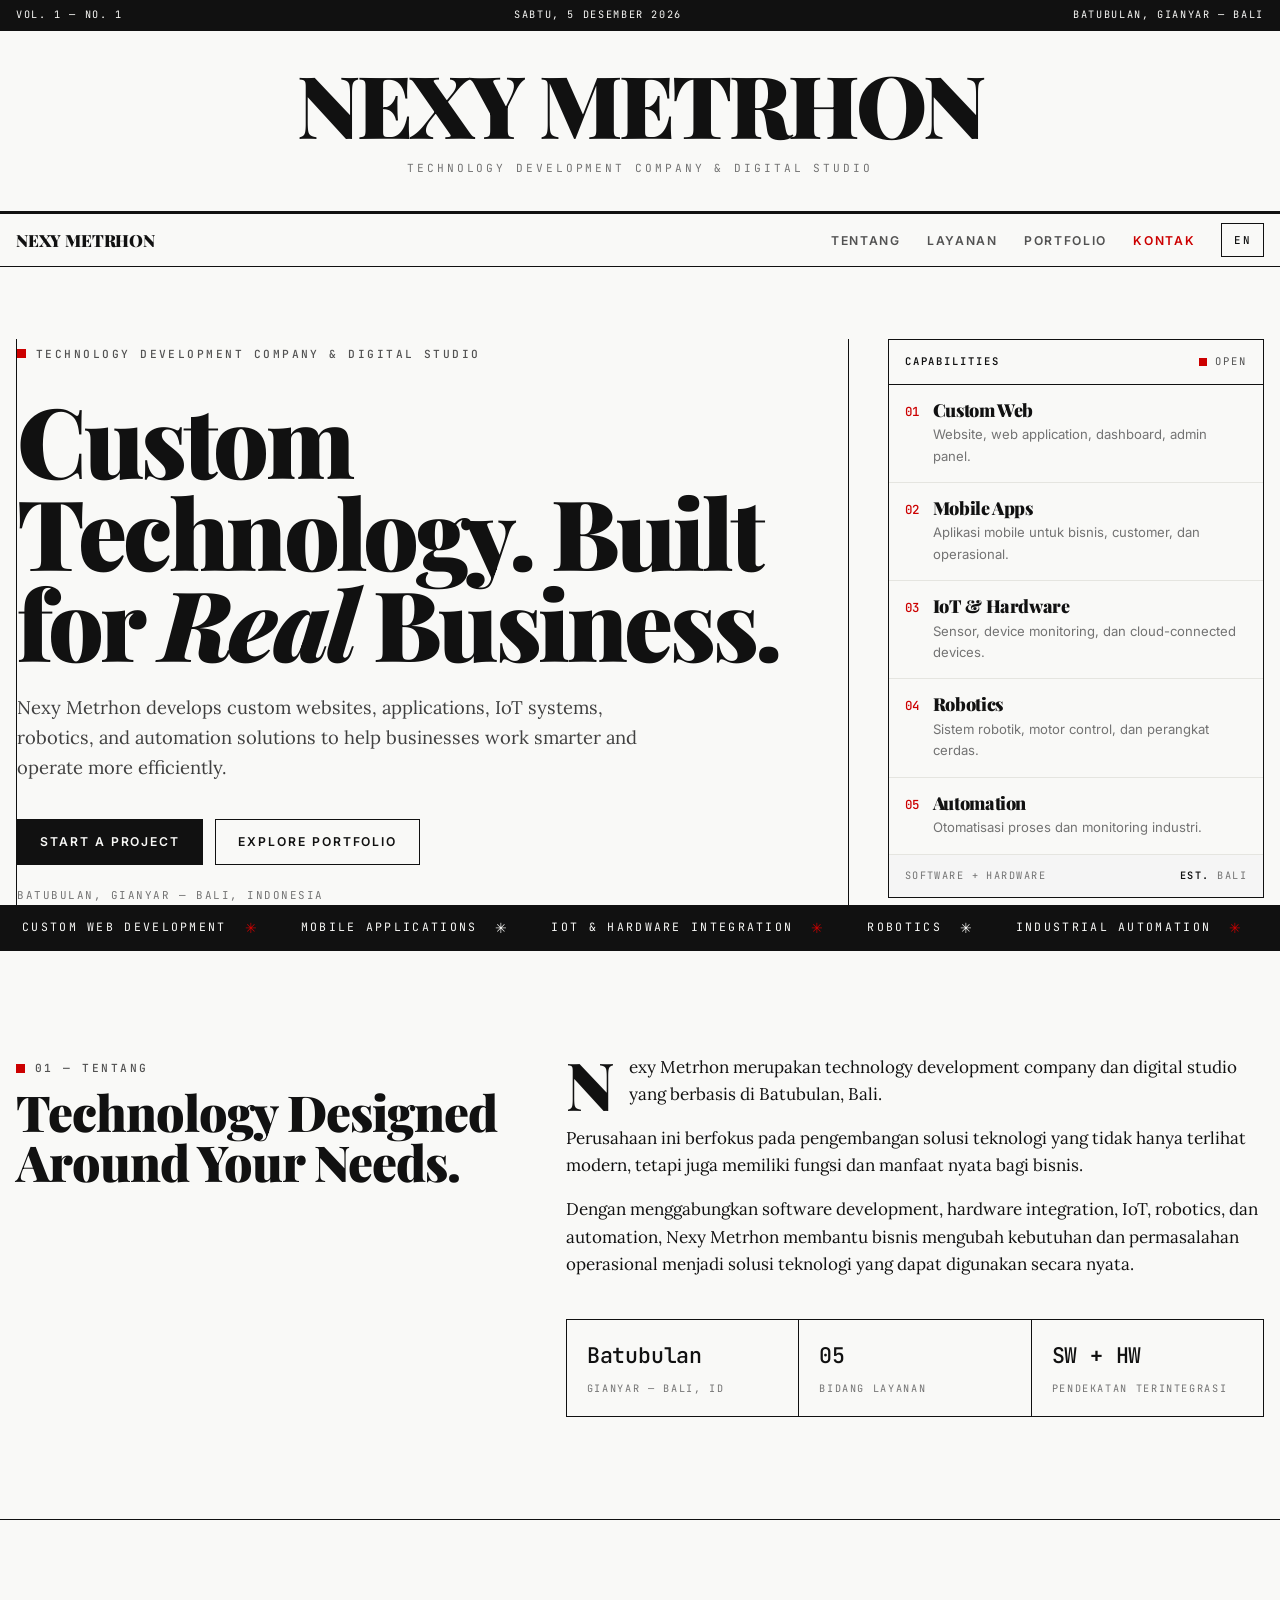
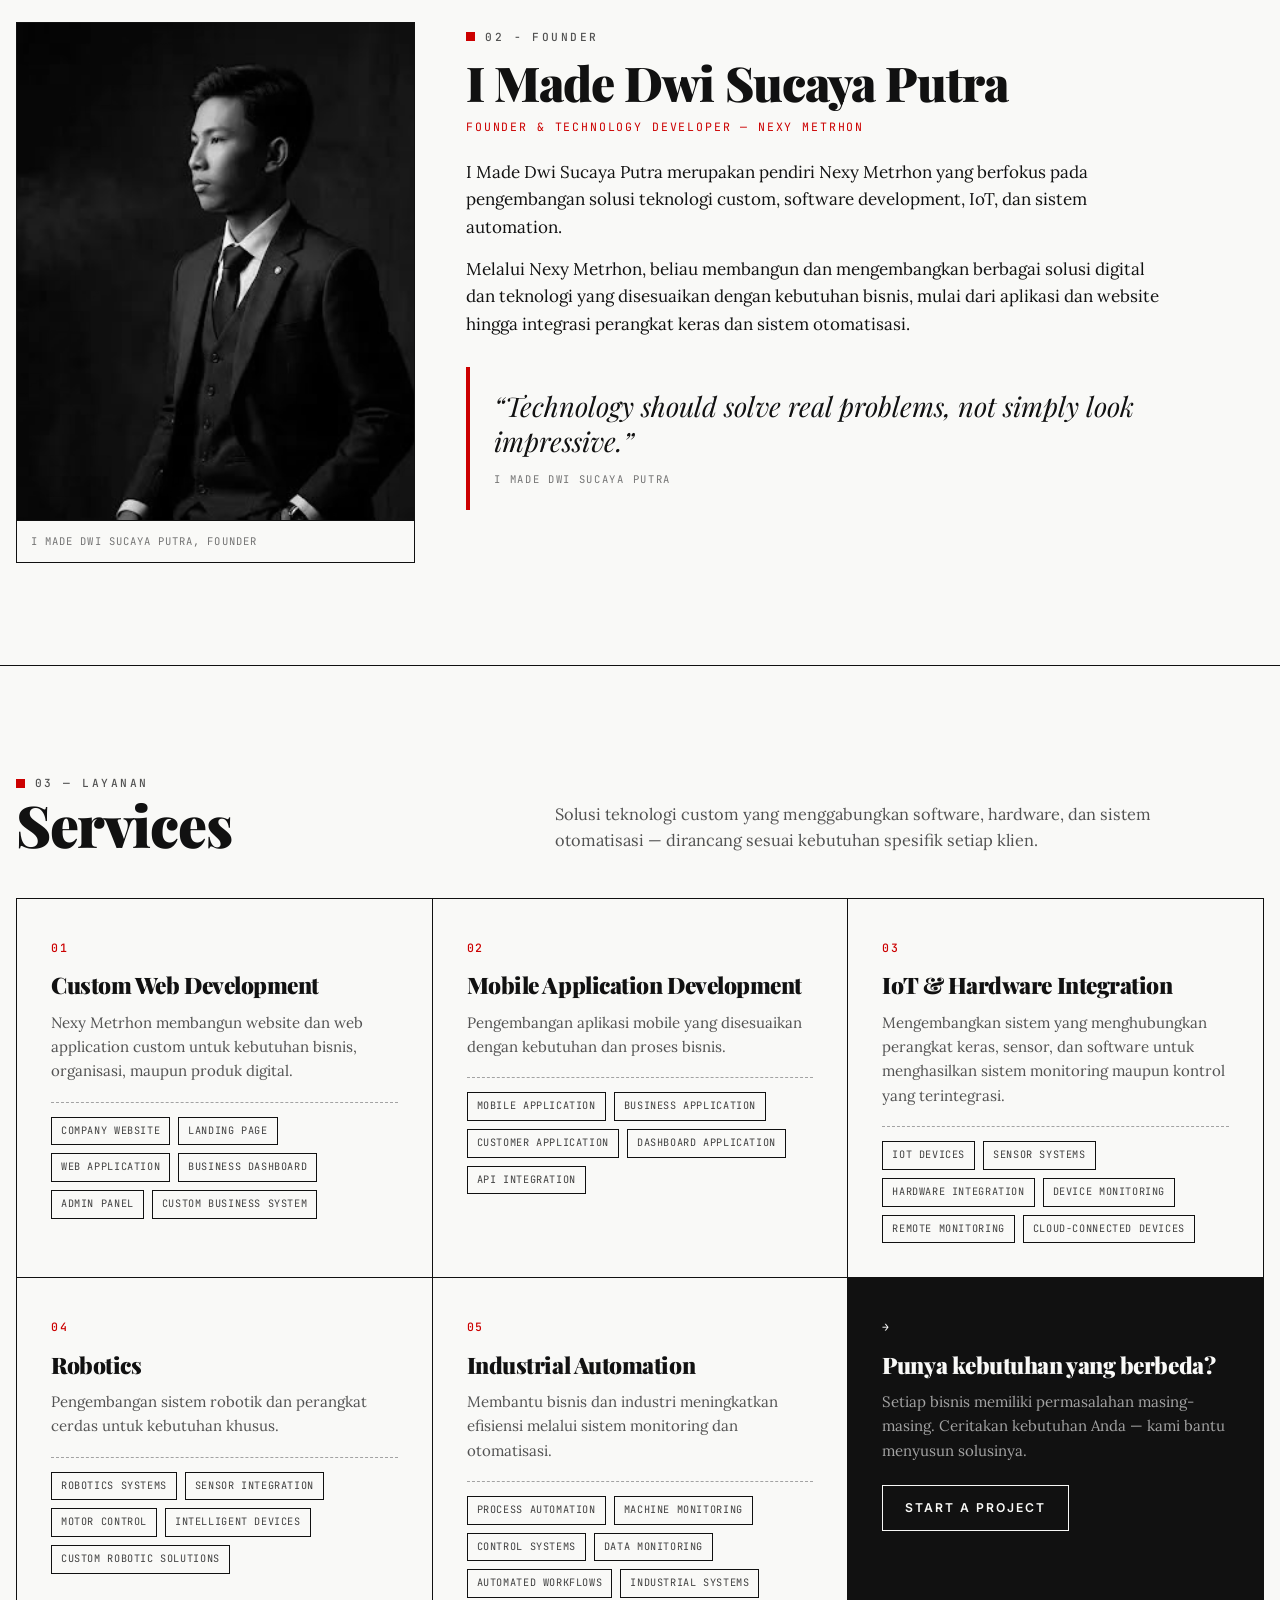
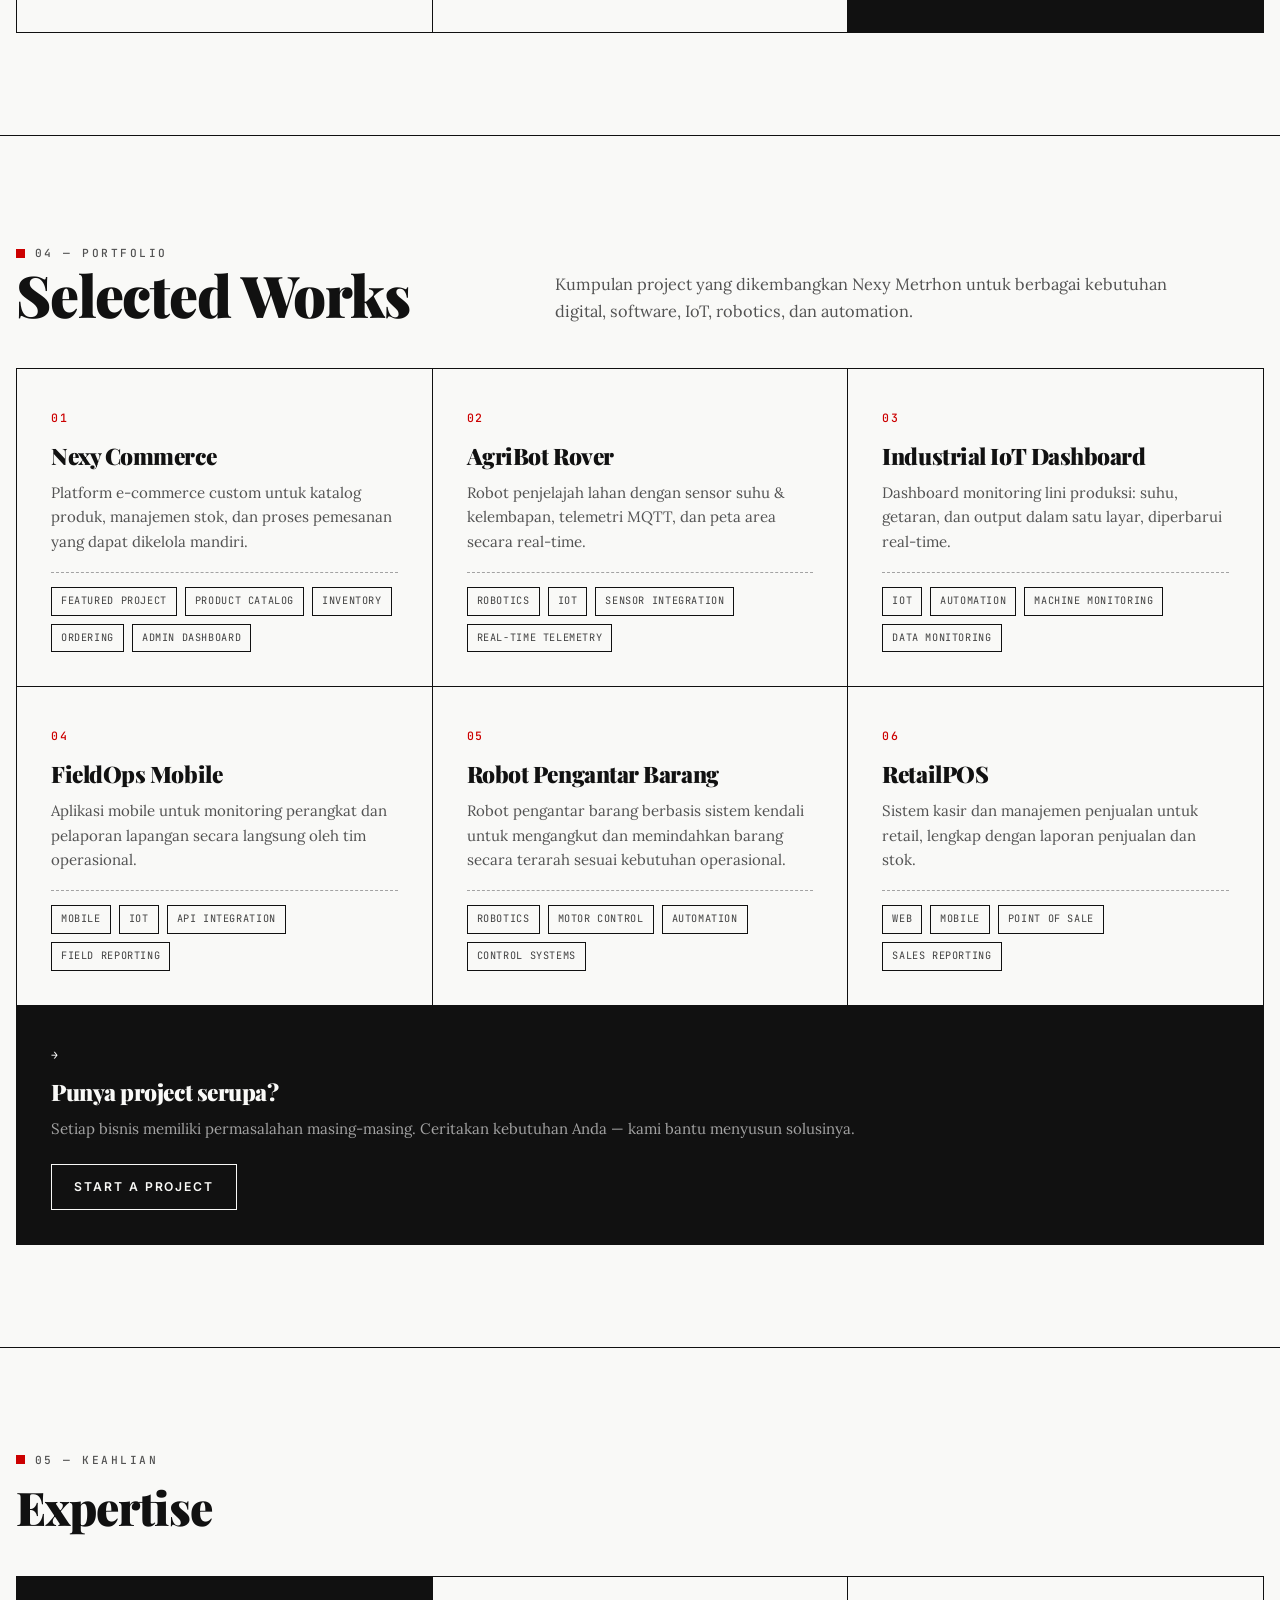
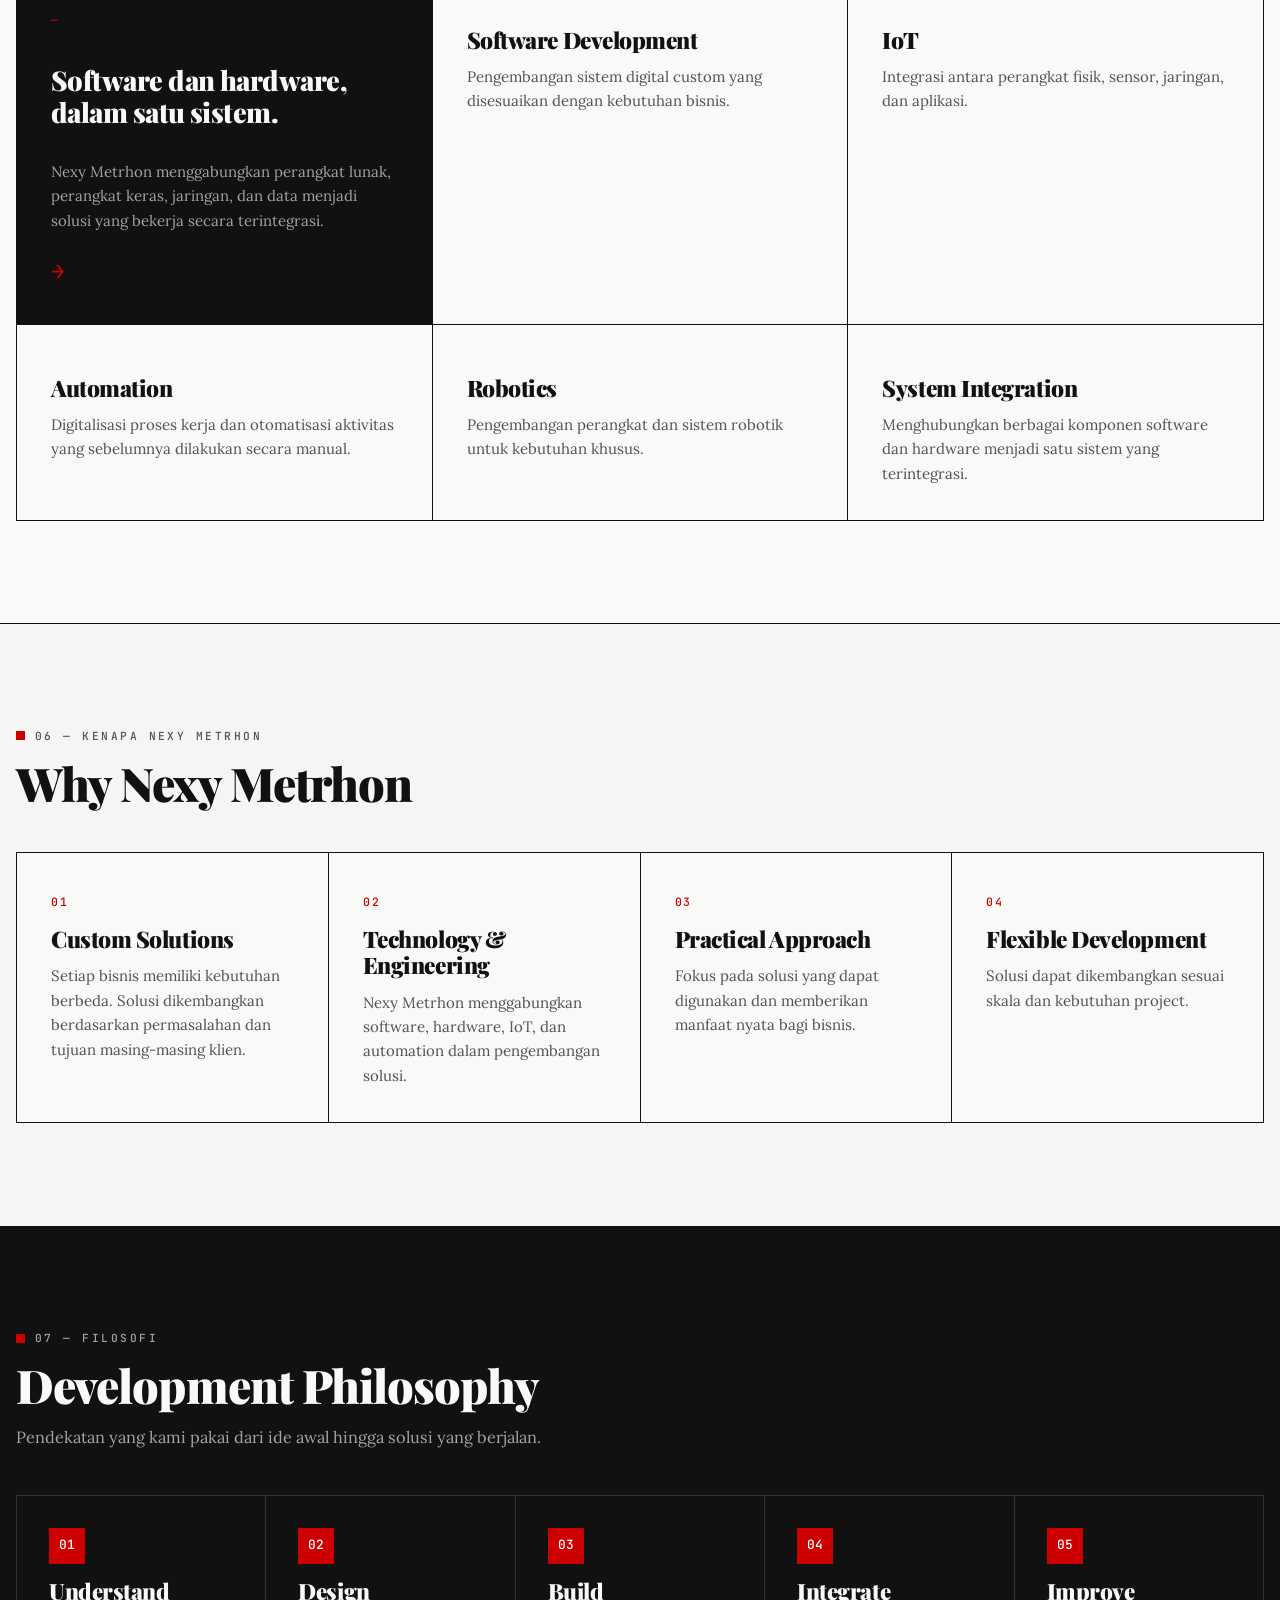
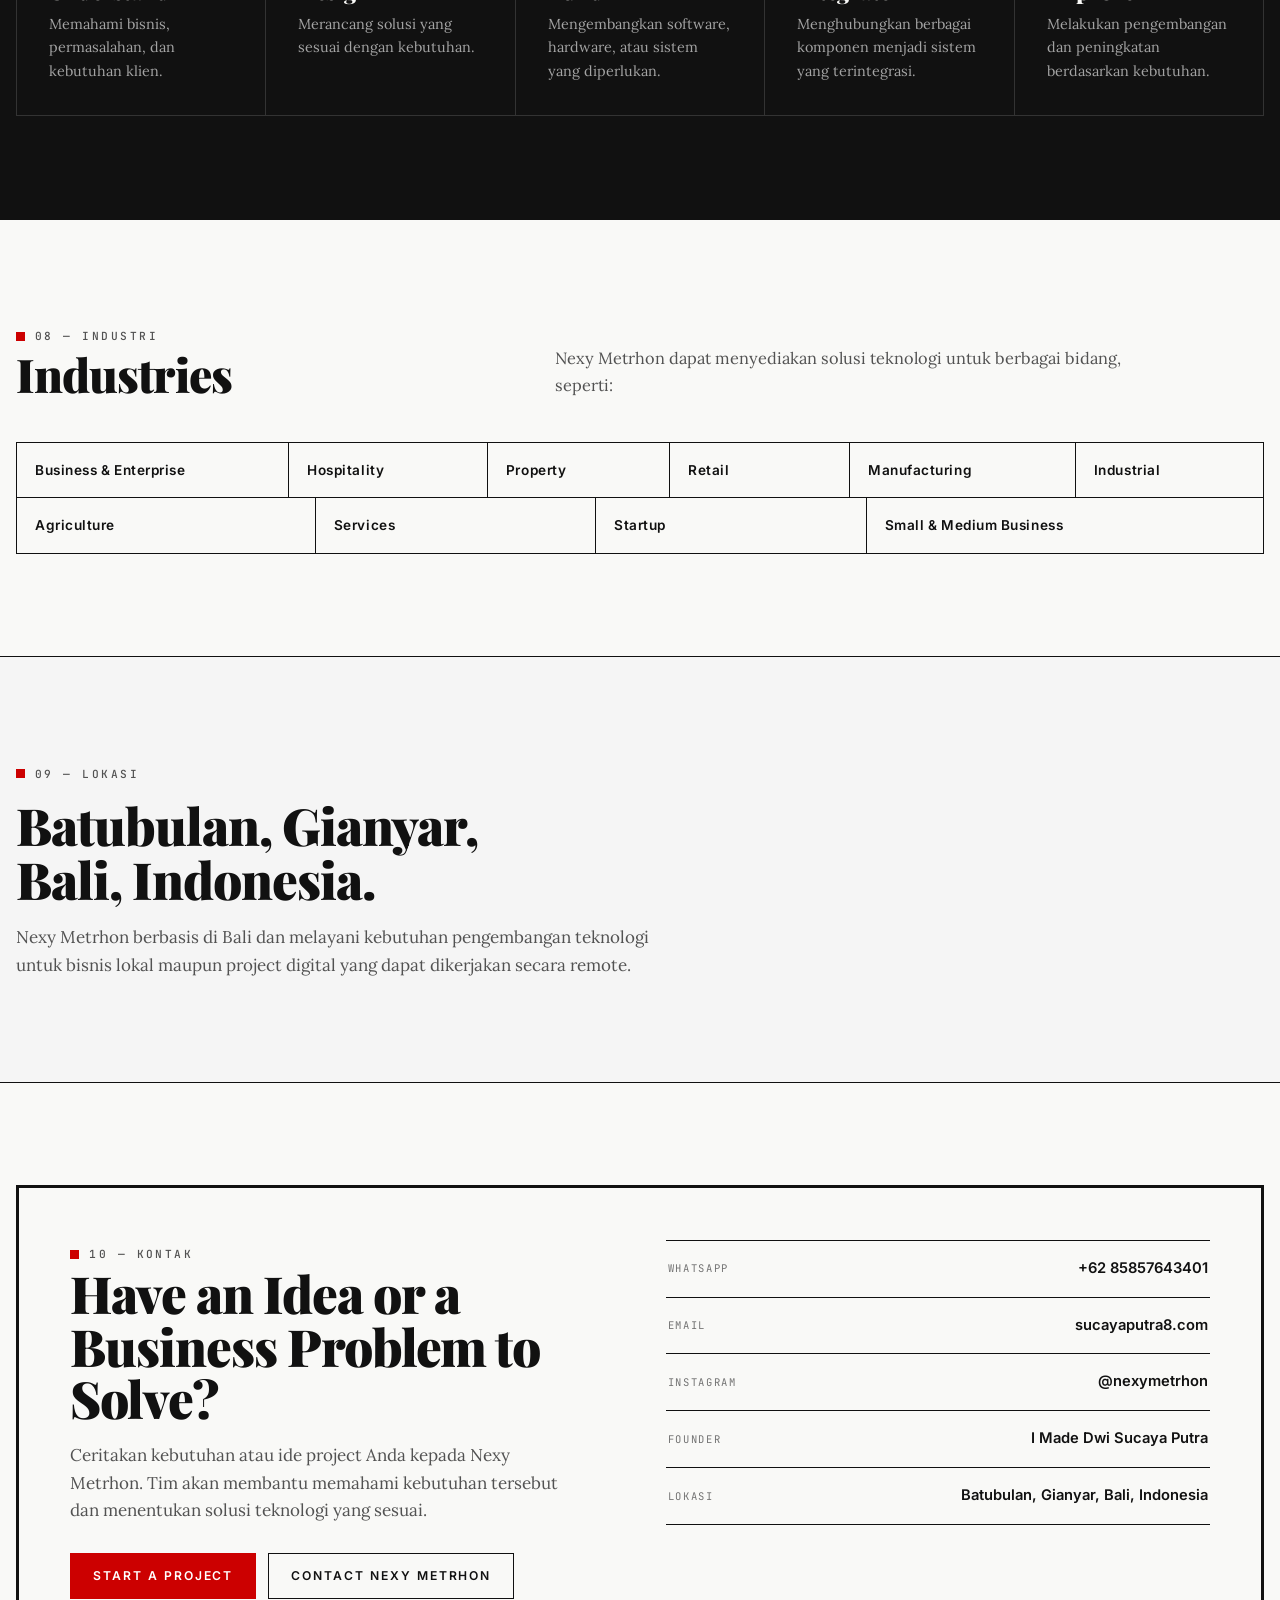
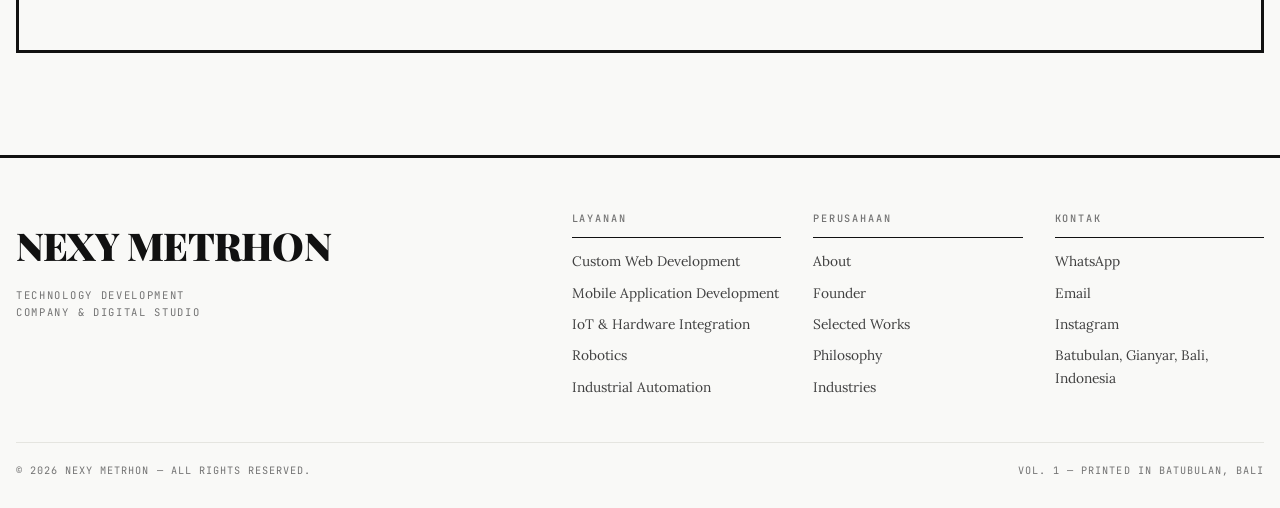
<file: index.html>
<!DOCTYPE html>
<html lang="id" class="no-js">
<head>
  <meta charset="utf-8">
  <meta name="viewport" content="width=device-width, initial-scale=1">
  <script>document.documentElement.classList.remove("no-js");document.documentElement.classList.add("js");</script>

  <!-- ===== SEO: Core ===== -->
  <title>Nexy Metrhon — Custom Web, App, IoT, Robotics &amp; Automation | Bali</title>
  <meta name="description" content="Nexy Metrhon — technology development company &amp; digital studio di Batubulan, Bali. Jasa custom web development, aplikasi mobile, IoT &amp; hardware integration, robotics, dan industrial automation. Lihat portfolio kami.">
  <meta name="keywords" content="Nexy Metrhon, jasa pembuatan website Bali, custom web development, mobile app development, IoT, hardware integration, robotics, industrial automation, system integration, digital studio Bali, software house Gianyar, teknologi custom">
  <meta name="author" content="I Made Dwi Sucaya Putra">
  <meta name="robots" content="index, follow, max-image-preview:large, max-snippet:-1, max-video-preview:-1">
  <meta name="googlebot" content="index, follow, max-image-preview:large">
  <link rel="canonical" href="https://nexymetrhon.github.io/">
  <link rel="alternate" hreflang="id" href="https://nexymetrhon.github.io/">
  <link rel="alternate" hreflang="en" href="https://nexymetrhon.github.io/en/">
  <link rel="alternate" hreflang="x-default" href="https://nexymetrhon.github.io/">

  <!-- ===== SEO: Local ===== -->
  <meta name="geo.region" content="ID-BA">
  <meta name="geo.placename" content="Batubulan, Gianyar, Bali">
  <meta name="geo.position" content="-8.5897;115.2669">
  <meta name="ICBM" content="-8.5897, 115.2669">

  <!-- ===== SEO: Open Graph ===== -->
  <meta property="og:type" content="website">
  <meta property="og:site_name" content="Nexy Metrhon">
  <meta property="og:locale" content="id_ID">
  <meta property="og:locale:alternate" content="en_US">
  <meta property="og:title" content="Nexy Metrhon — Custom Web, App, IoT, Robotics &amp; Automation">
  <meta property="og:description" content="Technology development company &amp; digital studio di Bali. Website, aplikasi mobile, sistem IoT, robotics, dan industrial automation yang dirancang sesuai kebutuhan bisnis.">
  <meta property="og:url" content="https://nexymetrhon.github.io/">
  <meta property="og:image" content="https://nexymetrhon.github.io/assets/og-cover.png">
  <meta property="og:image:width" content="1200">
  <meta property="og:image:height" content="630">
  <meta property="og:image:alt" content="Nexy Metrhon — Custom Technology. Built for Real Business.">

  <!-- ===== SEO: Twitter / X ===== -->
  <meta name="twitter:card" content="summary_large_image">
  <meta name="twitter:title" content="Nexy Metrhon — Custom Technology. Built for Real Business.">
  <meta name="twitter:description" content="Website, aplikasi, IoT, robotics, dan automation custom dari Batubulan, Bali.">
  <meta name="twitter:image" content="https://nexymetrhon.github.io/assets/og-cover.png">
  <meta name="twitter:image:alt" content="Nexy Metrhon — Custom Technology">

  <meta name="theme-color" content="#F9F9F7">
  <meta name="color-scheme" content="light">
  <meta name="format-detection" content="telephone=no">
  <link rel="icon" type="image/svg+xml" href="assets/logo.svg">
  <link rel="apple-touch-icon" href="assets/logo.svg">

  <!-- ===== Fonts ===== -->
  <link rel="preconnect" href="https://fonts.googleapis.com">
  <link rel="preconnect" href="https://fonts.gstatic.com" crossorigin>
  <link rel="stylesheet" href="https://fonts.googleapis.com/css2?family=Inter:wght@400;500;600;700&family=JetBrains+Mono:wght@400;500&family=Lora:ital,wght@0,400;0,500;0,600;1,400&family=Playfair+Display:ital,wght@0,400;0,600;0,700;0,900;1,400;1,600&display=swap">

  <!-- ===== Styles ===== -->
  <link rel="stylesheet" href="assets/style.css">

  <!-- ===== SEO: Structured Data (JSON-LD) =====
       Catatan: field email/telephone/sameAs di bawah otomatis disinkronkan
       dari assets/config.js saat halaman dibuka. Ubah kontak di sana. -->
  <script type="application/ld+json">
  {
    "@context": "https://schema.org",
    "@type": "Organization",
    "@id": "https://nexymetrhon.github.io/#organization",
    "name": "Nexy Metrhon",
    "alternateName": ["Nexy Metron", "Nexy Metrhon Digital Studio"],
    "slogan": "Custom Technology. Built for Real Business.",
    "url": "https://nexymetrhon.github.io/",
    "logo": { "@type": "ImageObject", "url": "https://nexymetrhon.github.io/assets/logo.svg" },
    "image": "https://nexymetrhon.github.io/assets/og-cover.png",
    "description": "Technology development company dan digital studio yang mengembangkan website, aplikasi, sistem IoT, robotics, dan industrial automation custom untuk kebutuhan bisnis.",
    "foundingDate": "2024",
    "founder": {
      "@type": "Person",
      "@id": "https://nexymetrhon.github.io/#founder",
      "name": "I Made Dwi Sucaya Putra",
      "jobTitle": "Founder & Technology Developer",
      "image": "https://nexymetrhon.github.io/assets/profile-sucaya.jpg"
    },
    "email": "hello@nexymetrhon.com",
    "telephone": "+62-812-3456-7890",
    "address": {
      "@type": "PostalAddress",
      "streetAddress": "Batubulan",
      "addressLocality": "Gianyar",
      "addressRegion": "Bali",
      "postalCode": "80582",
      "addressCountry": "ID"
    },
    "geo": { "@type": "GeoCoordinates", "latitude": -8.5897, "longitude": 115.2669 },
    "areaServed": [ { "@type": "Country", "name": "Indonesia" }, { "@type": "Place", "name": "Worldwide" } ],
    "knowsAbout": ["Web Development", "Mobile Application Development", "Internet of Things", "Hardware Integration", "Robotics", "Industrial Automation", "System Integration"],
    "sameAs": ["https://www.instagram.com/nexymetrhon"],
    "contactPoint": {
      "@type": "ContactPoint",
      "contactType": "business inquiries",
      "email": "hello@nexymetrhon.com",
      "telephone": "+62-812-3456-7890",
      "availableLanguage": ["Indonesian", "English"]
    },
    "hasOfferCatalog": {
      "@type": "OfferCatalog",
      "name": "Layanan Nexy Metrhon",
      "itemListElement": [
        { "@type": "Offer", "itemOffered": { "@type": "Service", "name": "Custom Web Development", "serviceType": "Web Development" } },
        { "@type": "Offer", "itemOffered": { "@type": "Service", "name": "Mobile Application Development", "serviceType": "Mobile App Development" } },
        { "@type": "Offer", "itemOffered": { "@type": "Service", "name": "IoT & Hardware Integration", "serviceType": "Internet of Things" } },
        { "@type": "Offer", "itemOffered": { "@type": "Service", "name": "Robotics", "serviceType": "Robotics Systems" } },
        { "@type": "Offer", "itemOffered": { "@type": "Service", "name": "Industrial Automation", "serviceType": "Industrial Automation" } }
      ]
    }
  }
  </script>
  <script type="application/ld+json">
  {
    "@context": "https://schema.org",
    "@type": "WebSite",
    "@id": "https://nexymetrhon.github.io/#website",
    "url": "https://nexymetrhon.github.io/",
    "name": "Nexy Metrhon",
    "inLanguage": "id",
    "publisher": { "@id": "https://nexymetrhon.github.io/#organization" }
  }
  </script>
  <script type="application/ld+json">
  {
    "@context": "https://schema.org",
    "@type": "WebPage",
    "@id": "https://nexymetrhon.github.io/#webpage",
    "url": "https://nexymetrhon.github.io/",
    "name": "Nexy Metrhon — Custom Web, App, IoT, Robotics & Automation",
    "description": "Technology development company & digital studio di Batubulan, Bali: custom web, aplikasi mobile, IoT, robotics, dan industrial automation.",
    "inLanguage": "id",
    "isPartOf": { "@id": "https://nexymetrhon.github.io/#website" },
    "about": { "@id": "https://nexymetrhon.github.io/#organization" },
    "primaryImageOfPage": { "@type": "ImageObject", "url": "https://nexymetrhon.github.io/assets/og-cover.png" }
  }
  </script>
  <script type="application/ld+json">
  {
    "@context": "https://schema.org",
    "@type": "BreadcrumbList",
    "itemListElement": [
      { "@type": "ListItem", "position": 1, "name": "Beranda", "item": "https://nexymetrhon.github.io/" }
    ]
  }
  </script>
  <script type="application/ld+json">
  {
    "@context": "https://schema.org",
    "@type": "ItemList",
    "name": "Portofolio Nexy Metrhon",
    "itemListElement": [
      { "@type": "ListItem", "position": 1, "item": { "@type": "CreativeWork", "name": "Nexy Commerce", "genre": "Web", "description": "Platform e-commerce custom: katalog produk, keranjang, checkout, dan dashboard admin.", "creator": { "@id": "https://nexymetrhon.github.io/#organization" } } },
      { "@type": "ListItem", "position": 2, "item": { "@type": "CreativeWork", "name": "AgriBot Rover", "genre": "Robotics", "description": "Robot penjelajah lahan dengan sensor suhu & kelembapan dan telemetri MQTT.", "creator": { "@id": "https://nexymetrhon.github.io/#organization" } } },
      { "@type": "ListItem", "position": 3, "item": { "@type": "CreativeWork", "name": "Industrial IoT Dashboard", "genre": "IoT", "description": "Dashboard monitoring lini produksi real-time.", "creator": { "@id": "https://nexymetrhon.github.io/#organization" } } },
      { "@type": "ListItem", "position": 4, "item": { "@type": "CreativeWork", "name": "FieldOps Mobile", "genre": "Mobile", "description": "Aplikasi mobile untuk monitoring perangkat dan laporan lapangan.", "creator": { "@id": "https://nexymetrhon.github.io/#organization" } } },
      { "@type": "ListItem", "position": 5, "item": { "@type": "CreativeWork", "name": "Robot Pengantar Barang", "genre": "Robotics", "description": "Robot pengantar barang berbasis sistem kendali untuk mengangkut dan memindahkan barang.", "creator": { "@id": "https://nexymetrhon.github.io/#organization" } } },
      { "@type": "ListItem", "position": 6, "item": { "@type": "CreativeWork", "name": "RetailPOS", "genre": "Web", "description": "Sistem kasir dan manajemen penjualan untuk retail.", "creator": { "@id": "https://nexymetrhon.github.io/#organization" } } }
    ]
  }
  </script>

  <!-- ==========================================================================
       KONTAK / CONTACT  →  EDIT DI:  assets/config.js   (satu tempat, semua halaman)
       --------------------------------------------------------------------------
       Semua tombol WA / Email / Instagram dan data SEO diambil OTOMATIS dari
       assets/config.js. Buka file itu dan ganti dengan data ASLI kamu.
       ========================================================================== -->
  <script src="assets/config.js"></script>
  <script>
  window.NEXY = {
    lang: "id",
    locale: "id-ID",
    waText: "Halo Nexy Metrhon, saya ingin membahas proyek.",
    kontak: window.NEXY_CONTACT || {}
  };
  </script>
</head>

<body id="top">
  <a class="skip-link" href="#main">Lewati ke konten utama</a>

  <!-- ===================== TOPBAR ===================== -->
  <div class="topbar">
    <div class="container topbar-inner">
      <span>Vol. 1 — No. 1</span>
      <span class="topbar-mid" data-edition-date>Edisi harian</span>
      <span>Batubulan, Gianyar — Bali</span>
    </div>
  </div>

  <!-- ===================== MASTHEAD ===================== -->
  <header class="masthead">
    <div class="container masthead-inner">
      <a class="brand" href="#top" aria-label="Nexy Metrhon — beranda">NEXY METRHON</a>
      <p class="brand-sub">Technology Development Company &amp; Digital Studio</p>
    </div>
  </header>

  <!-- ===================== NAV ===================== -->
  <nav class="mainnav" aria-label="Navigasi utama">
    <div class="container mainnav-inner">
      <a class="nav-brand" href="#top" aria-label="Nexy Metrhon — beranda">NEXY METRHON</a>

      <ul class="nav-menu" id="nav-menu">
        <li><a class="nav-link" href="#about">Tentang</a></li>
        <li><a class="nav-link" href="#services">Layanan</a></li>
        <li><a class="nav-link" href="#portfolio">Portfolio</a></li>
        <li><a class="nav-link" href="#contact">Kontak</a></li>
        <li><a class="lang-link" href="en/" hreflang="en" lang="en" aria-label="Read this page in English">EN</a></li>
      </ul>

      <button class="nav-toggle" type="button" aria-label="Buka menu navigasi" aria-expanded="false" aria-controls="nav-menu">
        <span></span><span></span><span></span>
      </button>
    </div>
  </nav>

  <main id="main">

    <!-- ===================== HERO ===================== -->
    <section class="hero" id="hero">
      <div class="container hero-grid">
        <div class="hero-main">
          <p class="kicker hero-kicker">Technology Development Company &amp; Digital Studio</p>
          <h1>Custom Technology. Built for <em>Real</em> Business.</h1>
          <p class="hero-lead">
            Nexy Metrhon develops custom websites, applications, IoT systems, robotics,
            and automation solutions to help businesses work smarter and operate more efficiently.
          </p>
          <div class="hero-cta">
            <a class="btn btn-primary" href="#contact">Start a Project</a>
            <a class="btn btn-secondary" href="#portfolio">Explore Portfolio</a>
          </div>
          <p class="hero-note">Batubulan, Gianyar — Bali, Indonesia</p>
        </div>

        <aside class="hero-aside reveal" aria-label="Kapabilitas Nexy Metrhon">
          <div class="index">
            <div class="index-head"><b>Capabilities</b><span class="index-live">Open</span></div>
            <a class="index-row" href="#services">
              <span class="index-num">01</span>
              <div><h3>Custom Web</h3><p>Website, web application, dashboard, admin panel.</p></div>
            </a>
            <a class="index-row" href="#services">
              <span class="index-num">02</span>
              <div><h3>Mobile Apps</h3><p>Aplikasi mobile untuk bisnis, customer, dan operasional.</p></div>
            </a>
            <a class="index-row" href="#services">
              <span class="index-num">03</span>
              <div><h3>IoT &amp; Hardware</h3><p>Sensor, device monitoring, dan cloud-connected devices.</p></div>
            </a>
            <a class="index-row" href="#services">
              <span class="index-num">04</span>
              <div><h3>Robotics</h3><p>Sistem robotik, motor control, dan perangkat cerdas.</p></div>
            </a>
            <a class="index-row" href="#services">
              <span class="index-num">05</span>
              <div><h3>Automation</h3><p>Otomatisasi proses dan monitoring industri.</p></div>
            </a>
            <div class="index-foot"><span>Software + Hardware</span><span><b>Est.</b> Bali</span></div>
          </div>
        </aside>
      </div>
    </section>

    <!-- ===================== TICKER ===================== -->
    <div class="ticker" aria-hidden="true">
      <div class="ticker-track">
        <div class="ticker-group">
          <span class="ticker-item">Custom Web Development</span>
          <span class="ticker-item">Mobile Applications</span>
          <span class="ticker-item">IoT &amp; Hardware Integration</span>
          <span class="ticker-item">Robotics</span>
          <span class="ticker-item">Industrial Automation</span>
        </div>
        <div class="ticker-group">
          <span class="ticker-item">Custom Web Development</span>
          <span class="ticker-item">Mobile Applications</span>
          <span class="ticker-item">IoT &amp; Hardware Integration</span>
          <span class="ticker-item">Robotics</span>
          <span class="ticker-item">Industrial Automation</span>
        </div>
      </div>
    </div>

    <!-- ===================== ABOUT ===================== -->
    <section class="section" id="about">
      <div class="container about-grid">
        <div class="reveal">
          <p class="kicker">01 — Tentang</p>
          <h2 class="about-title">Technology Designed Around Your Needs.</h2>
        </div>
        <div class="reveal" data-delay="1">
          <div class="about-copy">
            <p>
              Nexy Metrhon merupakan technology development company dan digital studio
              yang berbasis di Batubulan, Bali.
            </p>
            <p>
              Perusahaan ini berfokus pada pengembangan solusi teknologi yang tidak hanya
              terlihat modern, tetapi juga memiliki fungsi dan manfaat nyata bagi bisnis.
            </p>
            <p>
              Dengan menggabungkan software development, hardware integration, IoT, robotics,
              dan automation, Nexy Metrhon membantu bisnis mengubah kebutuhan dan permasalahan
              operasional menjadi solusi teknologi yang dapat digunakan secara nyata.
            </p>
          </div>

          <div class="facts bgrid">
            <div class="fact">
              <div class="fact-num">Batubulan</div>
              <div class="fact-label">Gianyar — Bali, ID</div>
            </div>
            <div class="fact">
              <div class="fact-num">05</div>
              <div class="fact-label">Bidang Layanan</div>
            </div>
            <div class="fact">
              <div class="fact-num">SW + HW</div>
              <div class="fact-label">Pendekatan Terintegrasi</div>
            </div>
          </div>
        </div>
      </div>
    </section>

    <!-- ===================== FOUNDER ===================== -->
    <section class="section" id="founder">
      <div class="container founder-grid">
        <figure class="portrait reveal">
          <div class="portrait-media">
            <img class="portrait-img" src="assets/profile-sucaya.jpg"
                 alt="I Made Dwi Sucaya Putra — Founder Nexy Metrhon"
                 width="386" height="386" loading="lazy" decoding="async">
          </div>
          <figcaption class="portrait-cap">I Made Dwi Sucaya Putra, Founder</figcaption>
        </figure>

        <div class="reveal" data-delay="1">
          <p class="kicker">02 - Founder</p>
          <h2 class="founder-name">I Made Dwi Sucaya Putra</h2>
          <p class="founder-role">Founder &amp; Technology Developer — Nexy Metrhon</p>

          <div class="founder-copy">
            <p>
              I Made Dwi Sucaya Putra merupakan pendiri Nexy Metrhon yang berfokus pada
              pengembangan solusi teknologi custom, software development, IoT, dan sistem automation.
            </p>
            <p>
              Melalui Nexy Metrhon, beliau membangun dan mengembangkan berbagai solusi digital
              dan teknologi yang disesuaikan dengan kebutuhan bisnis, mulai dari aplikasi dan
              website hingga integrasi perangkat keras dan sistem otomatisasi.
            </p>
          </div>

          <blockquote class="quote">
            <p>&ldquo;Technology should solve real problems, not simply look impressive.&rdquo;</p>
            <cite>I Made Dwi Sucaya Putra</cite>
          </blockquote>
        </div>
      </div>
    </section>

    <!-- ===================== SERVICES ===================== -->
    <section class="section" id="services">
      <div class="container">
        <div class="section-head section-head--split reveal">
          <div>
            <p class="kicker">03 — Layanan</p>
            <h2 class="section-title section-title--xl">Services</h2>
          </div>
          <p class="section-lead">
            Solusi teknologi custom yang menggabungkan software, hardware, dan sistem otomatisasi —
            dirancang sesuai kebutuhan spesifik setiap klien.
          </p>
        </div>

        <div class="cols-1-2-3 bgrid">
          <article class="cell reveal">
            <span class="cell-num">01</span>
            <h3>Custom Web Development</h3>
            <p>Nexy Metrhon membangun website dan web application custom untuk kebutuhan bisnis, organisasi, maupun produk digital.</p>
            <ul class="features">
              <li class="chip">Company website</li>
              <li class="chip">Landing page</li>
              <li class="chip">Web application</li>
              <li class="chip">Business dashboard</li>
              <li class="chip">Admin panel</li>
              <li class="chip">Custom business system</li>
            </ul>
          </article>

          <article class="cell reveal" data-delay="1">
            <span class="cell-num">02</span>
            <h3>Mobile Application Development</h3>
            <p>Pengembangan aplikasi mobile yang disesuaikan dengan kebutuhan dan proses bisnis.</p>
            <ul class="features">
              <li class="chip">Mobile application</li>
              <li class="chip">Business application</li>
              <li class="chip">Customer application</li>
              <li class="chip">Dashboard application</li>
              <li class="chip">API integration</li>
            </ul>
          </article>

          <article class="cell reveal" data-delay="2">
            <span class="cell-num">03</span>
            <h3>IoT &amp; Hardware Integration</h3>
            <p>Mengembangkan sistem yang menghubungkan perangkat keras, sensor, dan software untuk menghasilkan sistem monitoring maupun kontrol yang terintegrasi.</p>
            <ul class="features">
              <li class="chip">IoT devices</li>
              <li class="chip">Sensor systems</li>
              <li class="chip">Hardware integration</li>
              <li class="chip">Device monitoring</li>
              <li class="chip">Remote monitoring</li>
              <li class="chip">Cloud-connected devices</li>
            </ul>
          </article>

          <article class="cell reveal">
            <span class="cell-num">04</span>
            <h3>Robotics</h3>
            <p>Pengembangan sistem robotik dan perangkat cerdas untuk kebutuhan khusus.</p>
            <ul class="features">
              <li class="chip">Robotics systems</li>
              <li class="chip">Sensor integration</li>
              <li class="chip">Motor control</li>
              <li class="chip">Intelligent devices</li>
              <li class="chip">Custom robotic solutions</li>
            </ul>
          </article>

          <article class="cell reveal" data-delay="1">
            <span class="cell-num">05</span>
            <h3>Industrial Automation</h3>
            <p>Membantu bisnis dan industri meningkatkan efisiensi melalui sistem monitoring dan otomatisasi.</p>
            <ul class="features">
              <li class="chip">Process automation</li>
              <li class="chip">Machine monitoring</li>
              <li class="chip">Control systems</li>
              <li class="chip">Data monitoring</li>
              <li class="chip">Automated workflows</li>
              <li class="chip">Industrial systems</li>
            </ul>
          </article>

          <article class="cell cell--invert reveal" data-delay="2">
            <span class="cell-num">→</span>
            <h3>Punya kebutuhan yang berbeda?</h3>
            <p>Setiap bisnis memiliki permasalahan masing-masing. Ceritakan kebutuhan Anda — kami bantu menyusun solusinya.</p>
            <p style="margin-top:22px"><a class="btn" href="#contact">Start a Project</a></p>
          </article>
        </div>
      </div>
    </section>

    <!-- ===================== PORTFOLIO ===================== -->
    <section class="section" id="portfolio">
      <div class="container">
        <div class="section-head section-head--split reveal">
          <div>
            <p class="kicker">04 — Portfolio</p>
            <h2 class="section-title section-title--xl">Selected Works</h2>
          </div>
          <p class="section-lead">
            Kumpulan project yang dikembangkan Nexy Metrhon untuk berbagai kebutuhan
            digital, software, IoT, robotics, dan automation.
          </p>
        </div>

        <div class="cols-1-2-3 bgrid">
          <article class="cell reveal">
            <span class="cell-num">01</span>
            <h3>Nexy Commerce</h3>
            <p>Platform e-commerce custom untuk katalog produk, manajemen stok, dan proses pemesanan yang dapat dikelola mandiri.</p>
            <ul class="features">
              <li class="chip">Featured project</li>
              <li class="chip">Product catalog</li>
              <li class="chip">Inventory</li>
              <li class="chip">Ordering</li>
              <li class="chip">Admin dashboard</li>
            </ul>
          </article>

          <article class="cell reveal" data-delay="1">
            <span class="cell-num">02</span>
            <h3>AgriBot Rover</h3>
            <p>Robot penjelajah lahan dengan sensor suhu &amp; kelembapan, telemetri MQTT, dan peta area secara real-time.</p>
            <ul class="features">
              <li class="chip">Robotics</li>
              <li class="chip">IoT</li>
              <li class="chip">Sensor integration</li>
              <li class="chip">Real-time telemetry</li>
            </ul>
          </article>

          <article class="cell reveal" data-delay="2">
            <span class="cell-num">03</span>
            <h3>Industrial IoT Dashboard</h3>
            <p>Dashboard monitoring lini produksi: suhu, getaran, dan output dalam satu layar, diperbarui real-time.</p>
            <ul class="features">
              <li class="chip">IoT</li>
              <li class="chip">Automation</li>
              <li class="chip">Machine monitoring</li>
              <li class="chip">Data monitoring</li>
            </ul>
          </article>

          <article class="cell reveal">
            <span class="cell-num">04</span>
            <h3>FieldOps Mobile</h3>
            <p>Aplikasi mobile untuk monitoring perangkat dan pelaporan lapangan secara langsung oleh tim operasional.</p>
            <ul class="features">
              <li class="chip">Mobile</li>
              <li class="chip">IoT</li>
              <li class="chip">API integration</li>
              <li class="chip">Field reporting</li>
            </ul>
          </article>

          <article class="cell reveal" data-delay="1">
            <span class="cell-num">05</span>
            <h3>Robot Pengantar Barang</h3>
            <p>Robot pengantar barang berbasis sistem kendali untuk mengangkut dan memindahkan barang secara terarah sesuai kebutuhan operasional.</p>
            <ul class="features">
              <li class="chip">Robotics</li>
              <li class="chip">Motor control</li>
              <li class="chip">Automation</li>
              <li class="chip">Control systems</li>
            </ul>
          </article>

          <article class="cell reveal" data-delay="2">
            <span class="cell-num">06</span>
            <h3>RetailPOS</h3>
            <p>Sistem kasir dan manajemen penjualan untuk retail, lengkap dengan laporan penjualan dan stok.</p>
            <ul class="features">
              <li class="chip">Web</li>
              <li class="chip">Mobile</li>
              <li class="chip">Point of sale</li>
              <li class="chip">Sales reporting</li>
            </ul>
          </article>

          <article class="cell cell--invert cell--wide reveal">
            <span class="cell-num">→</span>
            <h3>Punya project serupa?</h3>
            <p>Setiap bisnis memiliki permasalahan masing-masing. Ceritakan kebutuhan Anda — kami bantu menyusun solusinya.</p>
            <p style="margin-top:22px"><a class="btn" href="#contact">Start a Project</a></p>
          </article>
        </div>
      </div>
    </section>

    <!-- ===================== EXPERTISE ===================== -->
    <section class="section" id="expertise">
      <div class="container">
        <div class="section-head reveal">
          <p class="kicker">05 — Keahlian</p>
          <h2 class="section-title">Expertise</h2>
        </div>

        <div class="cols-1-2-3 bgrid expertise">
          <div class="cell insight reveal">
            <span class="cell-num">—</span>
            <h3>Software dan hardware, dalam satu sistem.</h3>
            <p>Nexy Metrhon menggabungkan perangkat lunak, perangkat keras, jaringan, dan data menjadi solusi yang bekerja secara terintegrasi.</p>
            <span class="arrow" aria-hidden="true">→</span>
          </div>

          <article class="cell reveal" data-delay="1">
            
            <h3>Software Development</h3>
            <p>Pengembangan sistem digital custom yang disesuaikan dengan kebutuhan bisnis.</p>
          </article>

          <article class="cell reveal" data-delay="2">
            
            <h3>IoT</h3>
            <p>Integrasi antara perangkat fisik, sensor, jaringan, dan aplikasi.</p>
          </article>

          <article class="cell reveal">
            
            <h3>Automation</h3>
            <p>Digitalisasi proses kerja dan otomatisasi aktivitas yang sebelumnya dilakukan secara manual.</p>
          </article>

          <article class="cell reveal" data-delay="1">
            
            <h3>Robotics</h3>
            <p>Pengembangan perangkat dan sistem robotik untuk kebutuhan khusus.</p>
          </article>

          <article class="cell reveal" data-delay="2">
            
            <h3>System Integration</h3>
            <p>Menghubungkan berbagai komponen software dan hardware menjadi satu sistem yang terintegrasi.</p>
          </article>
        </div>
      </div>
    </section>

    <!-- ===================== WHY ===================== -->
    <section class="section section--tint" id="why">
      <div class="container">
        <div class="section-head reveal">
          <p class="kicker">06 — Kenapa Nexy Metrhon</p>
          <h2 class="section-title">Why Nexy Metrhon</h2>
        </div>

        <div class="cols-2-4 bgrid">
          <article class="cell reveal">
            <span class="cell-num">01</span>
            <h3>Custom Solutions</h3>
            <p>Setiap bisnis memiliki kebutuhan berbeda. Solusi dikembangkan berdasarkan permasalahan dan tujuan masing-masing klien.</p>
          </article>
          <article class="cell reveal" data-delay="1">
            <span class="cell-num">02</span>
            <h3>Technology &amp; Engineering</h3>
            <p>Nexy Metrhon menggabungkan software, hardware, IoT, dan automation dalam pengembangan solusi.</p>
          </article>
          <article class="cell reveal" data-delay="2">
            <span class="cell-num">03</span>
            <h3>Practical Approach</h3>
            <p>Fokus pada solusi yang dapat digunakan dan memberikan manfaat nyata bagi bisnis.</p>
          </article>
          <article class="cell reveal" data-delay="3">
            <span class="cell-num">04</span>
            <h3>Flexible Development</h3>
            <p>Solusi dapat dikembangkan sesuai skala dan kebutuhan project.</p>
          </article>
        </div>
      </div>
    </section>

    <!-- ===================== PHILOSOPHY (inverted) ===================== -->
    <section class="section philosophy" id="philosophy">
      <div class="container">
        <div class="section-head reveal">
          <p class="kicker">07 — Filosofi</p>
          <h2 class="section-title">Development Philosophy</h2>
          <p class="section-lead">Pendekatan yang kami pakai dari ide awal hingga solusi yang berjalan.</p>
        </div>

        <div class="cols-philosophy bgrid">
          <article class="step reveal">
            <span class="step-num">01</span>
            <h3>Understand</h3>
            <p>Memahami bisnis, permasalahan, dan kebutuhan klien.</p>
          </article>
          <article class="step reveal" data-delay="1">
            <span class="step-num">02</span>
            <h3>Design</h3>
            <p>Merancang solusi yang sesuai dengan kebutuhan.</p>
          </article>
          <article class="step reveal" data-delay="2">
            <span class="step-num">03</span>
            <h3>Build</h3>
            <p>Mengembangkan software, hardware, atau sistem yang diperlukan.</p>
          </article>
          <article class="step reveal" data-delay="3">
            <span class="step-num">04</span>
            <h3>Integrate</h3>
            <p>Menghubungkan berbagai komponen menjadi sistem yang terintegrasi.</p>
          </article>
          <article class="step reveal" data-delay="4">
            <span class="step-num">05</span>
            <h3>Improve</h3>
            <p>Melakukan pengembangan dan peningkatan berdasarkan kebutuhan.</p>
          </article>
        </div>
      </div>
    </section>

    <!-- ===================== INDUSTRIES ===================== -->
    <section class="section" id="industries">
      <div class="container">
        <div class="section-head section-head--split reveal">
          <div>
            <p class="kicker">08 — Industri</p>
            <h2 class="section-title">Industries</h2>
          </div>
          <p class="section-lead">
            Nexy Metrhon dapat menyediakan solusi teknologi untuk berbagai bidang, seperti:
          </p>
        </div>

        <ul class="industry-list">
          <li class="industry">Business &amp; Enterprise</li>
          <li class="industry">Hospitality</li>
          <li class="industry">Property</li>
          <li class="industry">Retail</li>
          <li class="industry">Manufacturing</li>
          <li class="industry">Industrial</li>
          <li class="industry">Agriculture</li>
          <li class="industry">Services</li>
          <li class="industry">Startup</li>
          <li class="industry">Small &amp; Medium Business</li>
        </ul>
      </div>
    </section>

    <!-- ===================== LOCATION ===================== -->
    <section class="section section--tint" id="location">
      <div class="container location-grid">
        <div class="reveal">
          <p class="kicker">09 — Lokasi</p>
          <h2 class="location-address">Batubulan, Gianyar,<br>Bali, Indonesia.</h2>
          <p class="location-copy">
            Nexy Metrhon berbasis di Bali dan melayani kebutuhan pengembangan teknologi
            untuk bisnis lokal maupun project digital yang dapat dikerjakan secara remote.
          </p>
        </div>
    </section>

    <!-- ===================== CONTACT ===================== -->
    <section class="section" id="contact">
      <div class="container">
        <div class="contact-box reveal">
          <div>
            <p class="kicker">10 — Kontak</p>
            <h2>Have an Idea or a Business Problem to Solve?</h2>
            <p class="contact-copy">
              Ceritakan kebutuhan atau ide project Anda kepada Nexy Metrhon. Tim akan membantu
              memahami kebutuhan tersebut dan menentukan solusi teknologi yang sesuai.
            </p>
            <div class="contact-actions">
              <a class="btn btn-accent" href="#" data-kontak="wa">Start a Project</a>
              <a class="btn btn-secondary" href="#" data-kontak="email">Contact Nexy Metrhon</a>
            </div>
          </div>

          <div>
            <!-- Kontak di bawah diisi OTOMATIS dari assets/config.js.
                 Edit nomor di assets/config.js, bukan di sini. -->
            <div class="contact-list">
              <a class="contact-item" href="#" data-kontak="wa">
                <span class="ci-label">WhatsApp</span>
                <span class="ci-value" data-kontak-text="nomor">+62 812-3456-7890</span>
              </a>
              <a class="contact-item" href="#" data-kontak="email">
                <span class="ci-label">Email</span>
                <span class="ci-value" data-kontak-text="email">hello@nexymetrhon.com</span>
              </a>
              <a class="contact-item" href="#" data-kontak="ig" target="_blank" rel="noopener">
                <span class="ci-label">Instagram</span>
                <span class="ci-value" data-kontak-text="ig">@nexymetrhon</span>
              </a>
              <div class="contact-item">
                <span class="ci-label">Founder</span>
                <span class="ci-value">I Made Dwi Sucaya Putra</span>
              </div>
              <div class="contact-item">
                <span class="ci-label">Lokasi</span>
                <span class="ci-value">Batubulan, Gianyar, Bali, Indonesia</span>
              </div>
            </div>
          </div>
        </div>
      </div>
    </section>

  </main>

  <!-- ===================== FOOTER ===================== -->
  <footer class="footer">
    <div class="container">
      <div class="footer-grid">
        <div>
          <a class="footer-brand" href="#top" aria-label="Nexy Metrhon — beranda">NEXY METRHON</a>
          <p class="footer-tag">Technology Development Company &amp; Digital Studio</p>
        </div>

        <div class="footer-col">
          <h4>Layanan</h4>
          <ul>
            <li><a href="#services">Custom Web Development</a></li>
            <li><a href="#services">Mobile Application Development</a></li>
            <li><a href="#services">IoT &amp; Hardware Integration</a></li>
            <li><a href="#services">Robotics</a></li>
            <li><a href="#services">Industrial Automation</a></li>
          </ul>
        </div>

        <div class="footer-col">
          <h4>Perusahaan</h4>
          <ul>
            <li><a href="#about">About</a></li>
            <li><a href="#founder">Founder</a></li>
            <li><a href="#portfolio">Selected Works</a></li>
            <li><a href="#philosophy">Philosophy</a></li>
            <li><a href="#industries">Industries</a></li>
          </ul>
        </div>

        <div class="footer-col">
          <h4>Kontak</h4>
          <ul>
            <li><a href="#" data-kontak="wa">WhatsApp</a></li>
            <li><a href="#" data-kontak="email">Email</a></li>
            <li><a href="#" data-kontak="ig">Instagram</a></li>
            <li>Batubulan, Gianyar, Bali, Indonesia</li>
          </ul>
        </div>
      </div>

      <div class="footer-bottom">
        <span>© <span data-year>2026</span> Nexy Metrhon — All Rights Reserved.</span>
        <span>Vol. 1 — Printed in Batubulan, Bali</span>
      </div>
    </div>
  </footer>

  <script src="assets/site.js" defer></script>
</body>
</html>
</file>
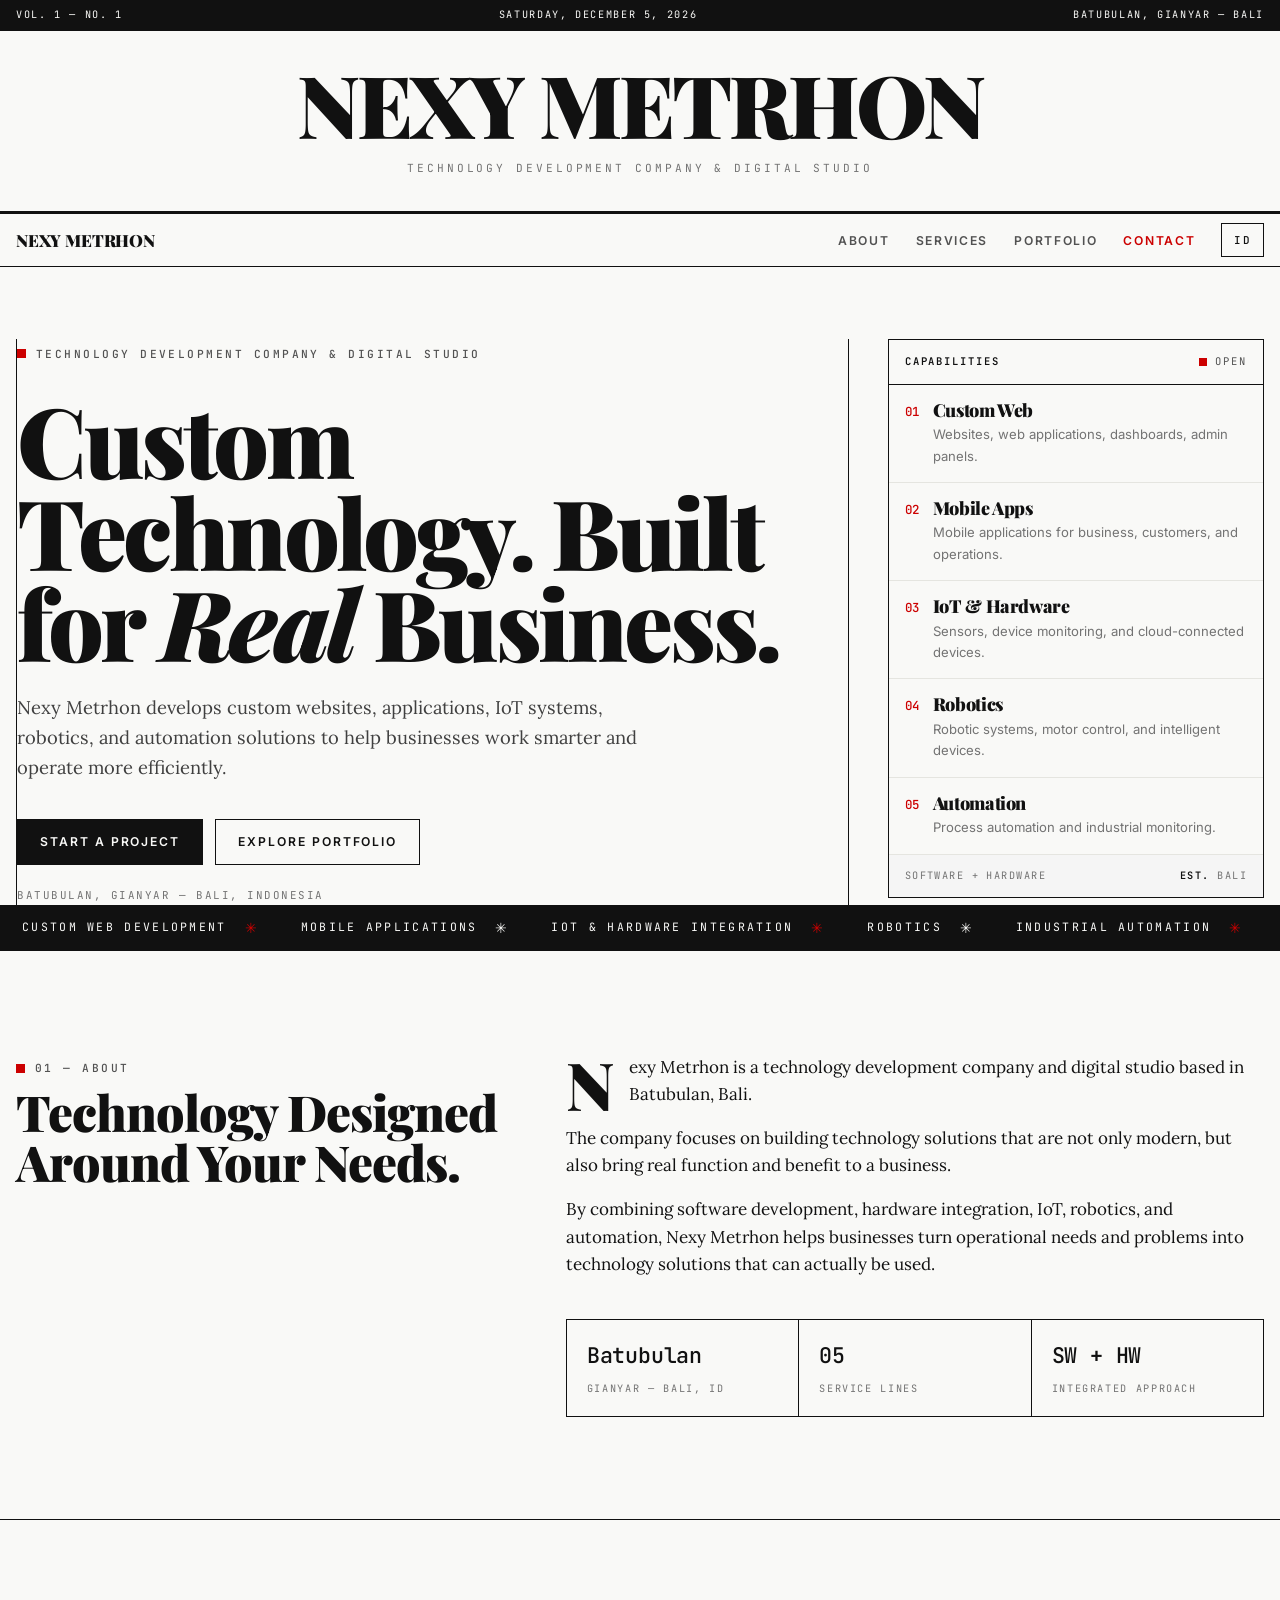
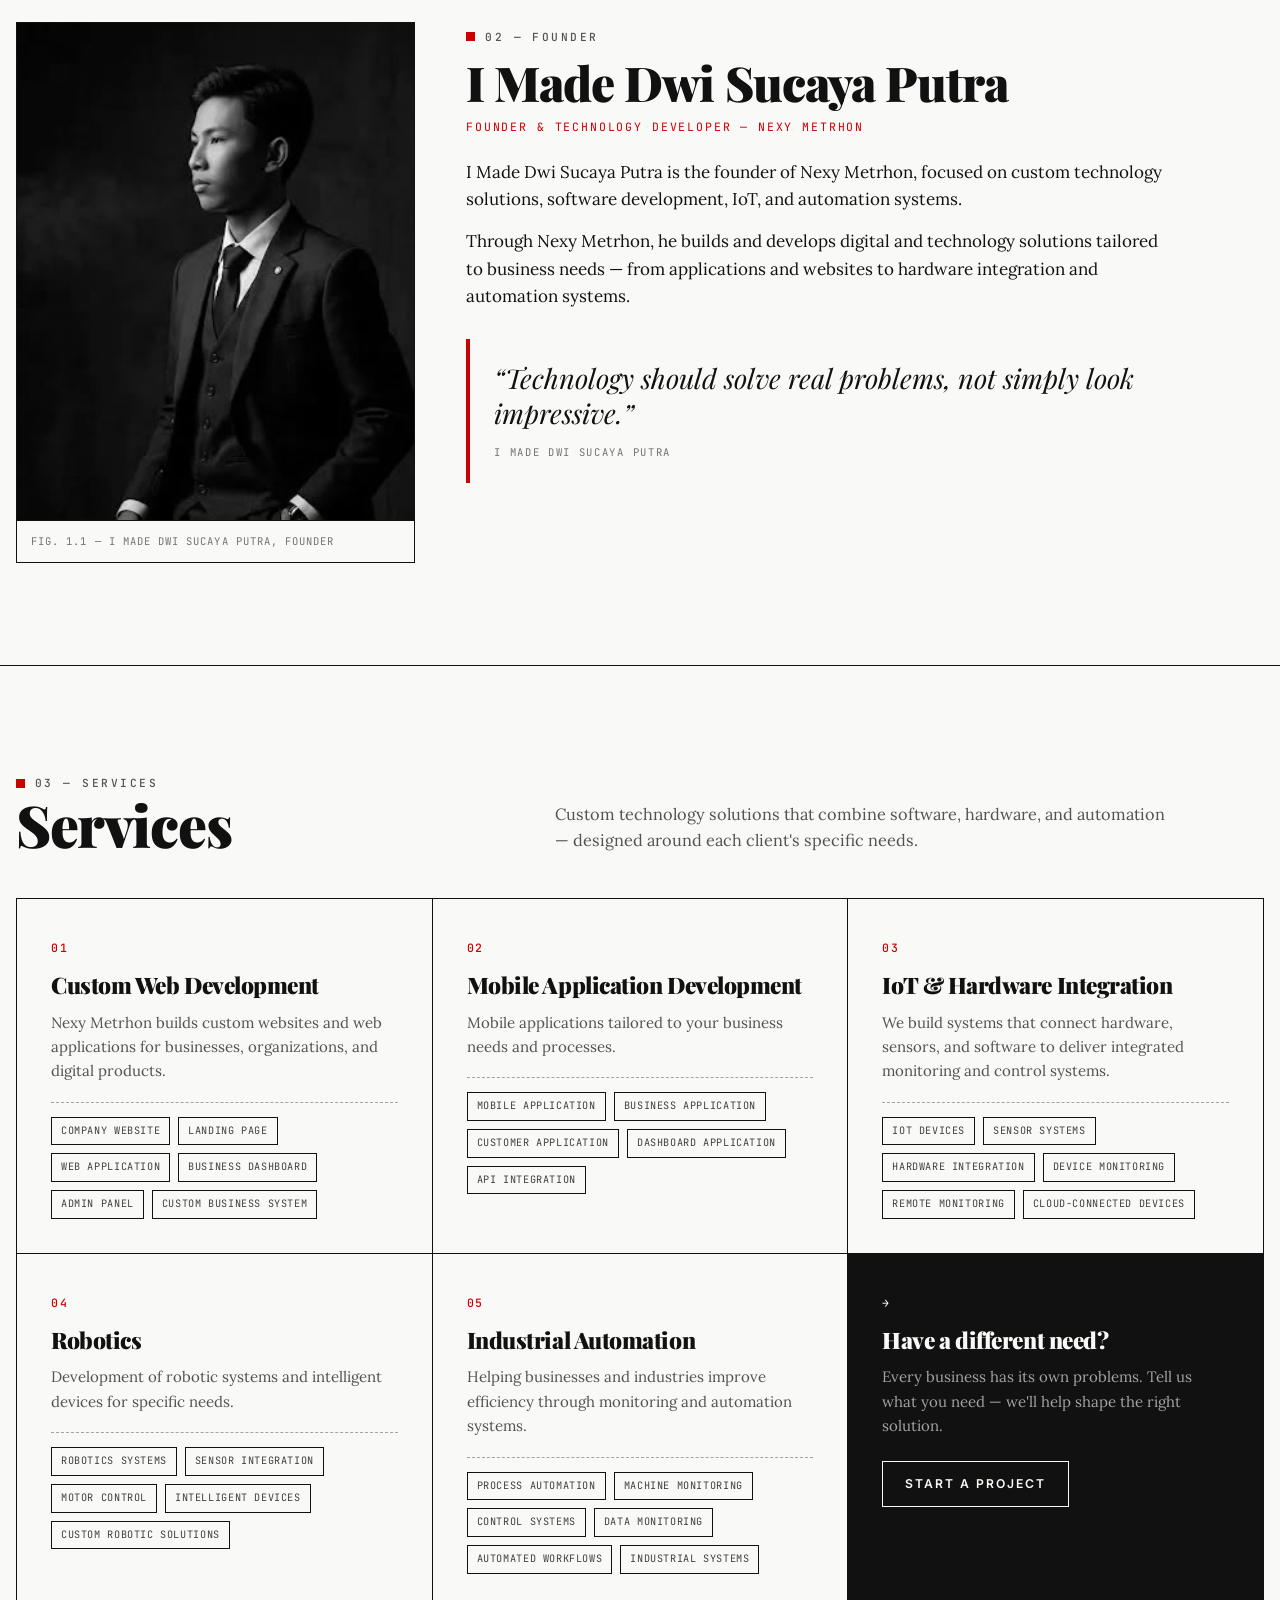
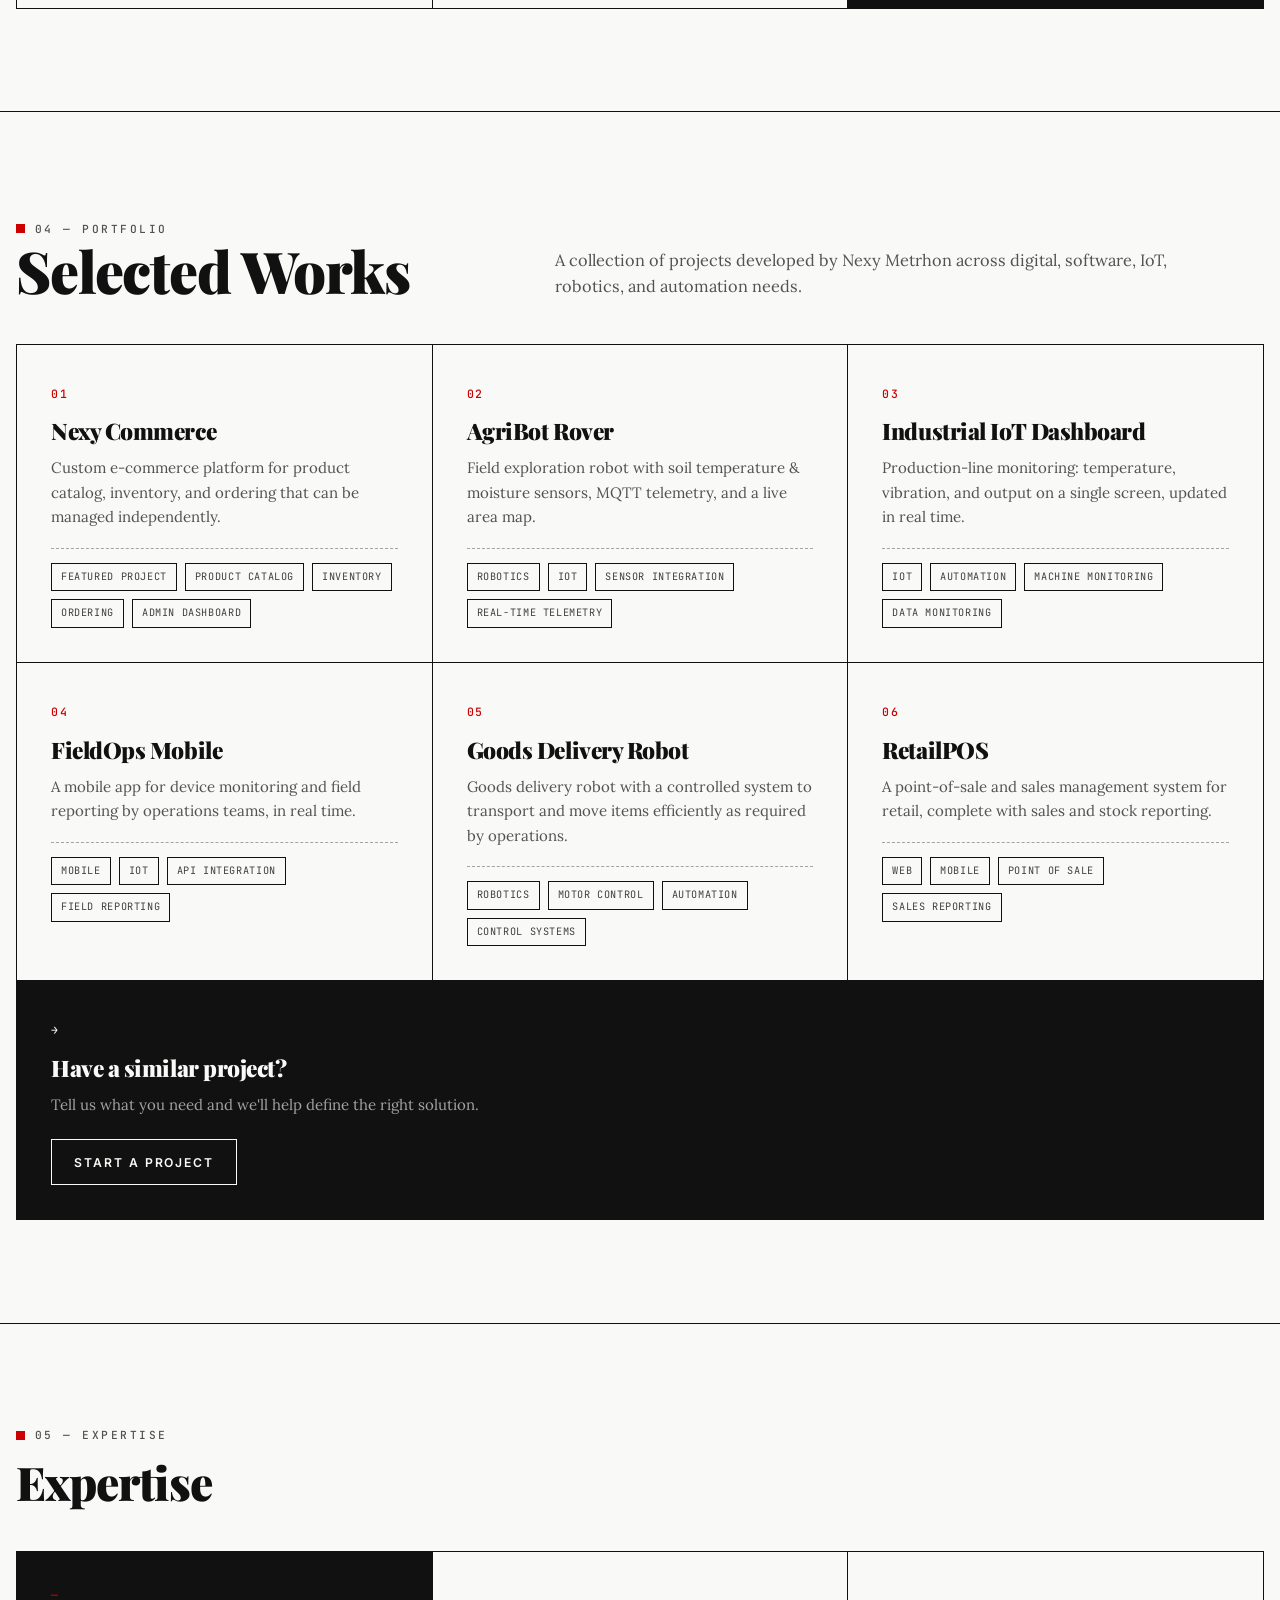
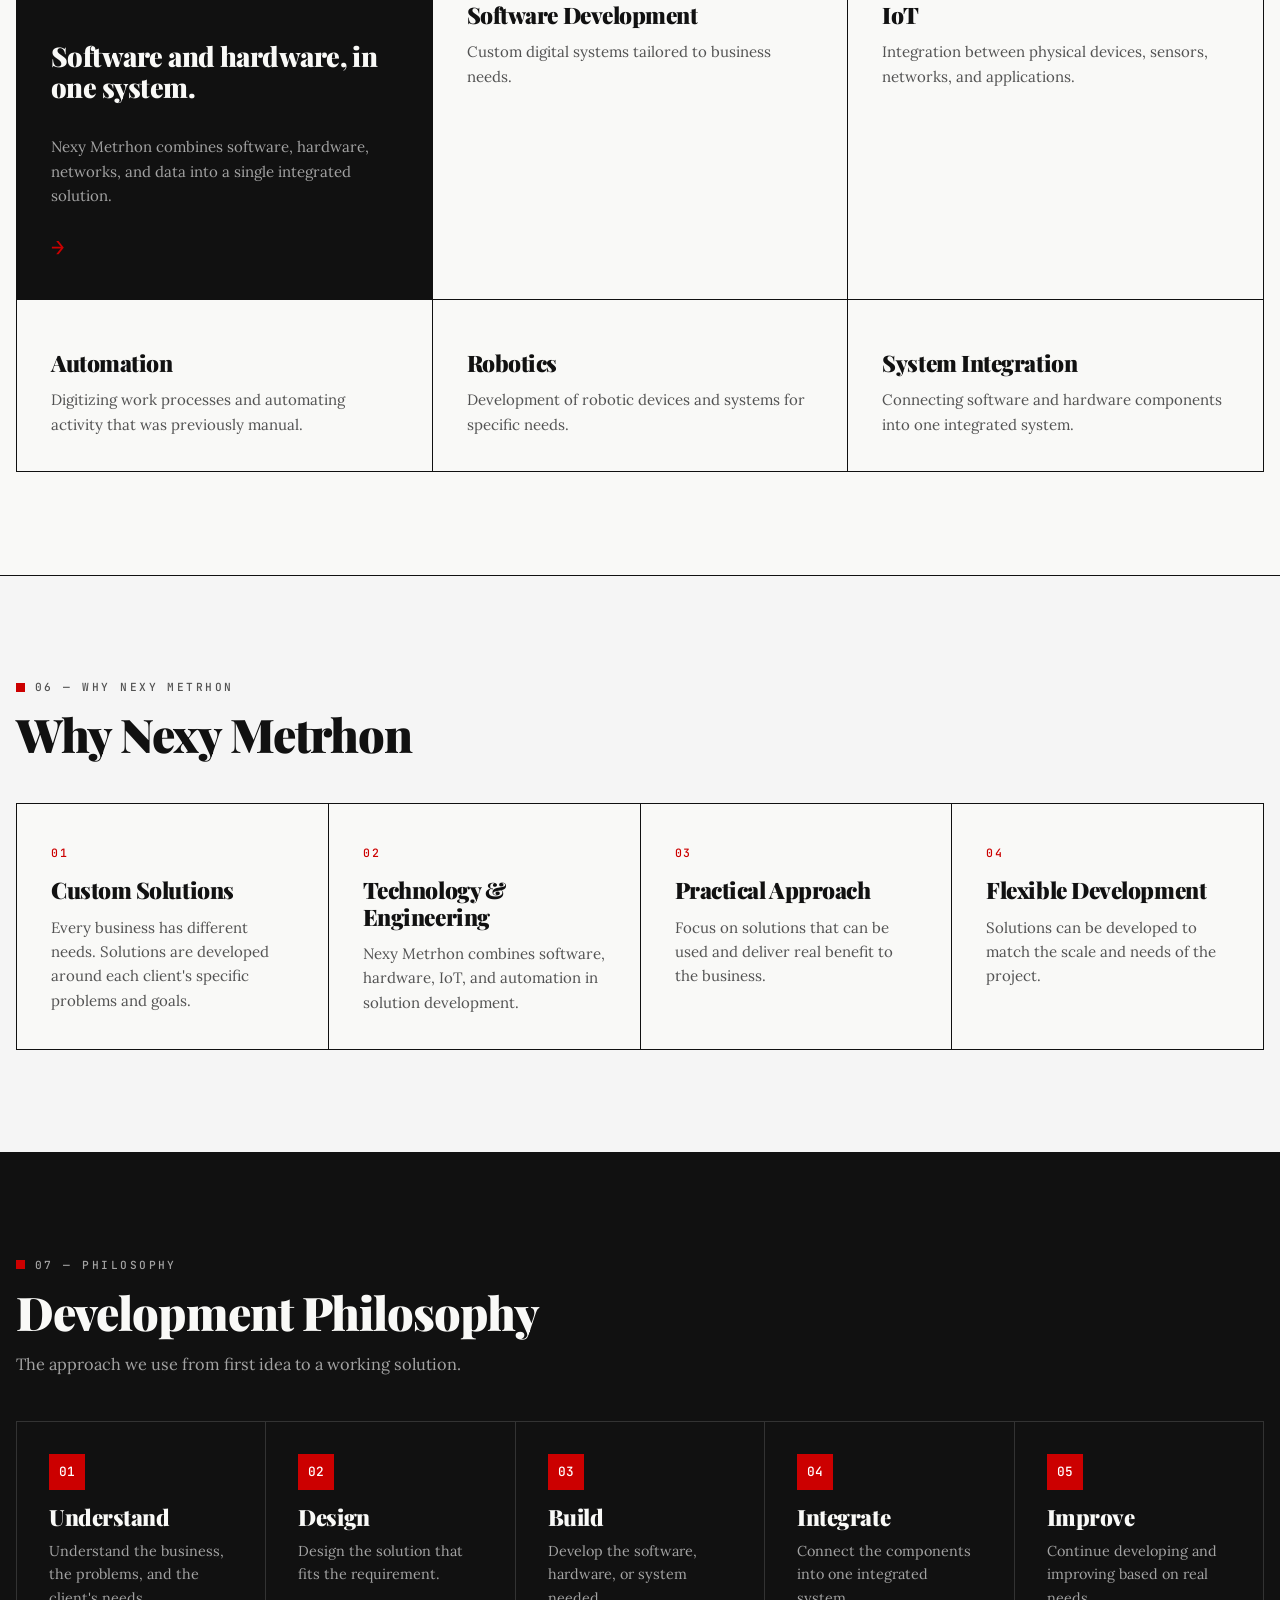
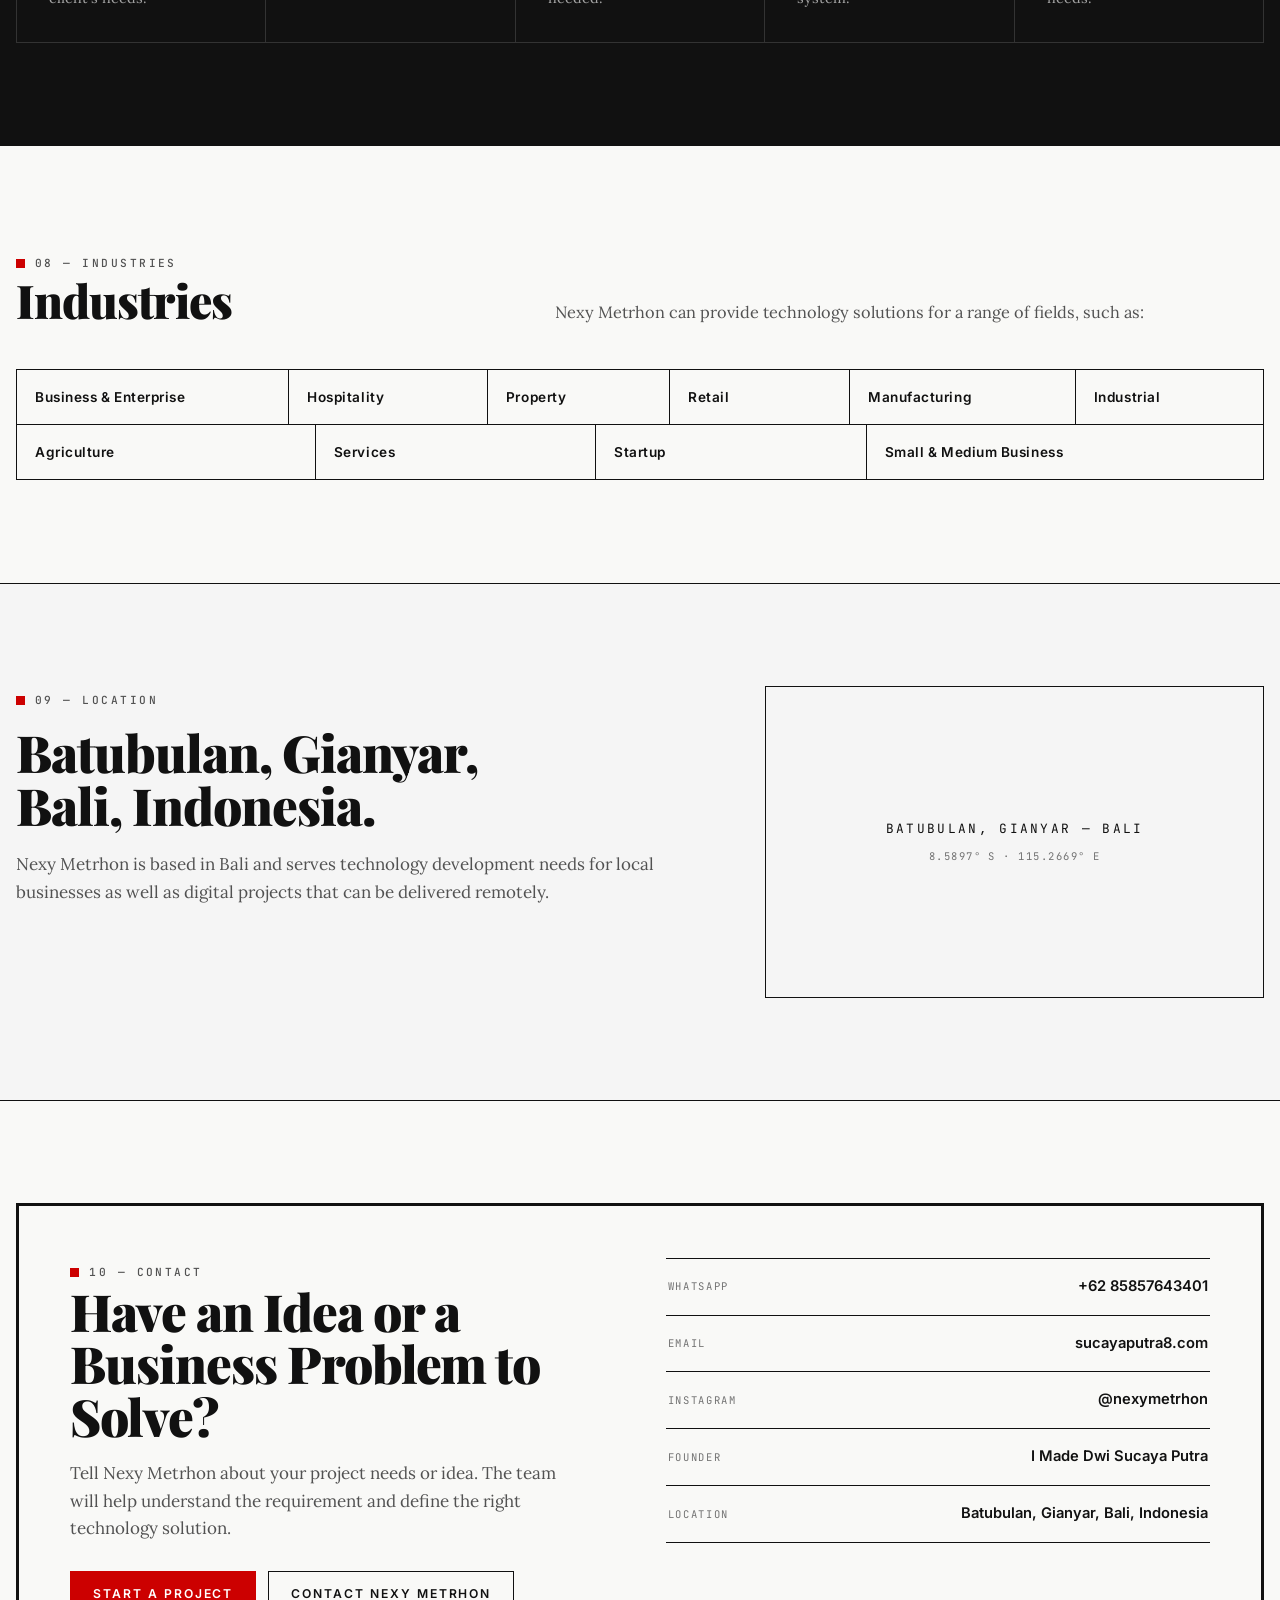
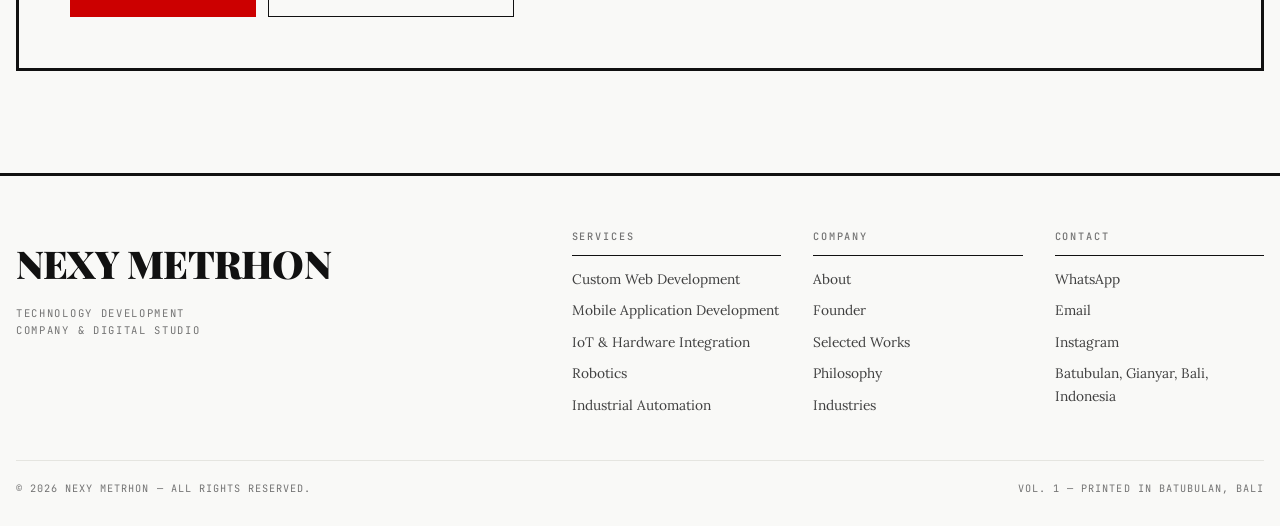
<file: en/index.html>
<!DOCTYPE html>
<html lang="en" class="no-js">
<head>
  <meta charset="utf-8">
  <meta name="viewport" content="width=device-width, initial-scale=1">
  <script>document.documentElement.classList.remove("no-js");document.documentElement.classList.add("js");</script>

  <!-- ===== SEO: Core ===== -->
  <title>Nexy Metrhon — Custom Web, App, IoT, Robotics &amp; Automation | Bali</title>
  <meta name="description" content="Nexy Metrhon is a technology development company &amp; digital studio in Batubulan, Bali. Custom web development, mobile apps, IoT &amp; hardware integration, robotics, and industrial automation. Explore our portfolio.">
  <meta name="keywords" content="Nexy Metrhon, custom web development Bali, mobile app development, IoT, hardware integration, robotics, industrial automation, system integration, digital studio Bali, software house Gianyar, custom technology">
  <meta name="author" content="I Made Dwi Sucaya Putra">
  <meta name="robots" content="index, follow, max-image-preview:large, max-snippet:-1, max-video-preview:-1">
  <meta name="googlebot" content="index, follow, max-image-preview:large">
  <link rel="canonical" href="https://nexymetrhon.github.io/en/">
  <link rel="alternate" hreflang="id" href="https://nexymetrhon.github.io/">
  <link rel="alternate" hreflang="en" href="https://nexymetrhon.github.io/en/">
  <link rel="alternate" hreflang="x-default" href="https://nexymetrhon.github.io/">

  <!-- ===== SEO: Local ===== -->
  <meta name="geo.region" content="ID-BA">
  <meta name="geo.placename" content="Batubulan, Gianyar, Bali">
  <meta name="geo.position" content="-8.5897;115.2669">
  <meta name="ICBM" content="-8.5897, 115.2669">

  <!-- ===== SEO: Open Graph ===== -->
  <meta property="og:type" content="website">
  <meta property="og:site_name" content="Nexy Metrhon">
  <meta property="og:locale" content="en_US">
  <meta property="og:locale:alternate" content="id_ID">
  <meta property="og:title" content="Nexy Metrhon — Custom Web, App, IoT, Robotics &amp; Automation">
  <meta property="og:description" content="Technology development company &amp; digital studio in Bali. Websites, mobile apps, IoT systems, robotics, and industrial automation built around your business needs.">
  <meta property="og:url" content="https://nexymetrhon.github.io/en/">
  <meta property="og:image" content="https://nexymetrhon.github.io/assets/og-cover.png">
  <meta property="og:image:width" content="1200">
  <meta property="og:image:height" content="630">
  <meta property="og:image:alt" content="Nexy Metrhon — Custom Technology. Built for Real Business.">

  <!-- ===== SEO: Twitter / X ===== -->
  <meta name="twitter:card" content="summary_large_image">
  <meta name="twitter:title" content="Nexy Metrhon — Custom Technology. Built for Real Business.">
  <meta name="twitter:description" content="Websites, apps, IoT, robotics, and automation — custom-built from Batubulan, Bali.">
  <meta name="twitter:image" content="https://nexymetrhon.github.io/assets/og-cover.png">
  <meta name="twitter:image:alt" content="Nexy Metrhon — Custom Technology">

  <meta name="theme-color" content="#F9F9F7">
  <meta name="color-scheme" content="light">
  <meta name="format-detection" content="telephone=no">
  <link rel="icon" type="image/svg+xml" href="../assets/logo.svg">
  <link rel="apple-touch-icon" href="../assets/logo.svg">

  <!-- ===== Fonts ===== -->
  <link rel="preconnect" href="https://fonts.googleapis.com">
  <link rel="preconnect" href="https://fonts.gstatic.com" crossorigin>
  <link rel="stylesheet" href="https://fonts.googleapis.com/css2?family=Inter:wght@400;500;600;700&family=JetBrains+Mono:wght@400;500&family=Lora:ital,wght@0,400;0,500;0,600;1,400&family=Playfair+Display:ital,wght@0,400;0,600;0,700;0,900;1,400;1,600&display=swap">

  <!-- ===== Styles ===== -->
  <link rel="stylesheet" href="../assets/style.css">

  <!-- ===== SEO: Structured Data (JSON-LD) =====
       Note: the email/telephone/sameAs fields below are synced automatically
       from ../assets/config.js when the page loads. Edit contacts there. -->
  <script type="application/ld+json">
  {
    "@context": "https://schema.org",
    "@type": "Organization",
    "@id": "https://nexymetrhon.github.io/#organization",
    "name": "Nexy Metrhon",
    "alternateName": ["Nexy Metron", "Nexy Metrhon Digital Studio"],
    "slogan": "Custom Technology. Built for Real Business.",
    "url": "https://nexymetrhon.github.io/",
    "logo": { "@type": "ImageObject", "url": "https://nexymetrhon.github.io/assets/logo.svg" },
    "image": "https://nexymetrhon.github.io/assets/og-cover.png",
    "description": "Technology development company and digital studio building custom websites, applications, IoT systems, robotics, and industrial automation for business needs.",
    "foundingDate": "2024",
    "founder": {
      "@type": "Person",
      "@id": "https://nexymetrhon.github.io/#founder",
      "name": "I Made Dwi Sucaya Putra",
      "jobTitle": "Founder & Technology Developer",
      "image": "https://nexymetrhon.github.io/assets/profile-sucaya.jpg"
    },
    "email": "hello@nexymetrhon.com",
    "telephone": "+62-812-3456-7890",
    "address": {
      "@type": "PostalAddress",
      "streetAddress": "Batubulan",
      "addressLocality": "Gianyar",
      "addressRegion": "Bali",
      "postalCode": "80582",
      "addressCountry": "ID"
    },
    "geo": { "@type": "GeoCoordinates", "latitude": -8.5897, "longitude": 115.2669 },
    "areaServed": [ { "@type": "Country", "name": "Indonesia" }, { "@type": "Place", "name": "Worldwide" } ],
    "knowsAbout": ["Web Development", "Mobile Application Development", "Internet of Things", "Hardware Integration", "Robotics", "Industrial Automation", "System Integration"],
    "sameAs": ["https://www.instagram.com/nexymetrhon"],
    "contactPoint": {
      "@type": "ContactPoint",
      "contactType": "business inquiries",
      "email": "hello@nexymetrhon.com",
      "telephone": "+62-812-3456-7890",
      "availableLanguage": ["English", "Indonesian"]
    },
    "hasOfferCatalog": {
      "@type": "OfferCatalog",
      "name": "Nexy Metrhon Services",
      "itemListElement": [
        { "@type": "Offer", "itemOffered": { "@type": "Service", "name": "Custom Web Development", "serviceType": "Web Development" } },
        { "@type": "Offer", "itemOffered": { "@type": "Service", "name": "Mobile Application Development", "serviceType": "Mobile App Development" } },
        { "@type": "Offer", "itemOffered": { "@type": "Service", "name": "IoT & Hardware Integration", "serviceType": "Internet of Things" } },
        { "@type": "Offer", "itemOffered": { "@type": "Service", "name": "Robotics", "serviceType": "Robotics Systems" } },
        { "@type": "Offer", "itemOffered": { "@type": "Service", "name": "Industrial Automation", "serviceType": "Industrial Automation" } }
      ]
    }
  }
  </script>
  <script type="application/ld+json">
  {
    "@context": "https://schema.org",
    "@type": "WebSite",
    "@id": "https://nexymetrhon.github.io/#website",
    "url": "https://nexymetrhon.github.io/",
    "name": "Nexy Metrhon",
    "inLanguage": "en",
    "publisher": { "@id": "https://nexymetrhon.github.io/#organization" }
  }
  </script>
  <script type="application/ld+json">
  {
    "@context": "https://schema.org",
    "@type": "WebPage",
    "@id": "https://nexymetrhon.github.io/en/#webpage",
    "url": "https://nexymetrhon.github.io/en/",
    "name": "Nexy Metrhon — Custom Web, App, IoT, Robotics & Automation",
    "description": "Technology development company & digital studio in Batubulan, Bali: custom web, mobile apps, IoT, robotics, and industrial automation.",
    "inLanguage": "en",
    "isPartOf": { "@id": "https://nexymetrhon.github.io/#website" },
    "about": { "@id": "https://nexymetrhon.github.io/#organization" },
    "primaryImageOfPage": { "@type": "ImageObject", "url": "https://nexymetrhon.github.io/assets/og-cover.png" }
  }
  </script>
  <script type="application/ld+json">
  {
    "@context": "https://schema.org",
    "@type": "BreadcrumbList",
    "itemListElement": [
      { "@type": "ListItem", "position": 1, "name": "Home", "item": "https://nexymetrhon.github.io/en/" }
    ]
  }
  </script>
  <script type="application/ld+json">
  {
    "@context": "https://schema.org",
    "@type": "ItemList",
    "name": "Nexy Metrhon Portfolio",
    "itemListElement": [
      { "@type": "ListItem", "position": 1, "item": { "@type": "CreativeWork", "name": "Nexy Commerce", "genre": "Web", "description": "Custom e-commerce platform: product catalog, cart, checkout, and admin dashboard.", "creator": { "@id": "https://nexymetrhon.github.io/#organization" } } },
      { "@type": "ListItem", "position": 2, "item": { "@type": "CreativeWork", "name": "AgriBot Rover", "genre": "Robotics", "description": "Field exploration robot with soil temperature & moisture sensors and MQTT telemetry.", "creator": { "@id": "https://nexymetrhon.github.io/#organization" } } },
      { "@type": "ListItem", "position": 3, "item": { "@type": "CreativeWork", "name": "Industrial IoT Dashboard", "genre": "IoT", "description": "Real-time production line monitoring dashboard.", "creator": { "@id": "https://nexymetrhon.github.io/#organization" } } },
      { "@type": "ListItem", "position": 4, "item": { "@type": "CreativeWork", "name": "FieldOps Mobile", "genre": "Mobile", "description": "Mobile app for device monitoring and field reporting.", "creator": { "@id": "https://nexymetrhon.github.io/#organization" } } },
      { "@type": "ListItem", "position": 5, "item": { "@type": "CreativeWork", "name": "Goods Delivery Robot", "genre": "Robotics", "description": "Goods delivery robot with control system for transporting items.", "creator": { "@id": "https://nexymetrhon.github.io/#organization" } } },
      { "@type": "ListItem", "position": 6, "item": { "@type": "CreativeWork", "name": "RetailPOS", "genre": "Web", "description": "Point-of-sale and sales management system for retail.", "creator": { "@id": "https://nexymetrhon.github.io/#organization" } } }
    ]
  }
  </script>

  <!-- ==========================================================================
       CONTACT  →  EDIT AT:  ../assets/config.js   (one place, all pages)
       --------------------------------------------------------------------------
       All WhatsApp / Email / Instagram buttons and SEO data are populated
       AUTOMATICALLY from ../assets/config.js. Open that file and replace the
       values with your REAL details.
       ========================================================================== -->
  <script src="../assets/config.js"></script>
  <script>
  window.NEXY = {
    lang: "en",
    locale: "en-US",
    waText: "Hello Nexy Metrhon, I would like to discuss a project.",
    kontak: window.NEXY_CONTACT || {}
  };
  </script>
</head>

<body id="top">
  <a class="skip-link" href="#main">Skip to main content</a>

  <!-- ===================== TOPBAR ===================== -->
  <div class="topbar">
    <div class="container topbar-inner">
      <span>Vol. 1 — No. 1</span>
      <span class="topbar-mid" data-edition-date>Daily edition</span>
      <span>Batubulan, Gianyar — Bali</span>
    </div>
  </div>

  <!-- ===================== MASTHEAD ===================== -->
  <header class="masthead">
    <div class="container masthead-inner">
      <a class="brand" href="#top" aria-label="Nexy Metrhon — home">NEXY METRHON</a>
      <p class="brand-sub">Technology Development Company &amp; Digital Studio</p>
    </div>
  </header>

  <!-- ===================== NAV ===================== -->
  <nav class="mainnav" aria-label="Main navigation">
    <div class="container mainnav-inner">
      <a class="nav-brand" href="#top" aria-label="Nexy Metrhon — home">NEXY METRHON</a>

      <ul class="nav-menu" id="nav-menu">
        <li><a class="nav-link" href="#about">About</a></li>
        <li><a class="nav-link" href="#services">Services</a></li>
        <li><a class="nav-link" href="#portfolio">Portfolio</a></li>
        <li><a class="nav-link" href="#contact">Contact</a></li>
        <li><a class="lang-link" href="../" hreflang="id" lang="id" aria-label="Baca halaman ini dalam Bahasa Indonesia">ID</a></li>
      </ul>

      <button class="nav-toggle" type="button" aria-label="Open navigation menu" aria-expanded="false" aria-controls="nav-menu">
        <span></span><span></span><span></span>
      </button>
    </div>
  </nav>

  <main id="main">

    <!-- ===================== HERO ===================== -->
    <section class="hero" id="hero">
      <div class="container hero-grid">
        <div class="hero-main">
          <p class="kicker hero-kicker">Technology Development Company &amp; Digital Studio</p>
          <h1>Custom Technology. Built for <em>Real</em> Business.</h1>
          <p class="hero-lead">
            Nexy Metrhon develops custom websites, applications, IoT systems, robotics,
            and automation solutions to help businesses work smarter and operate more efficiently.
          </p>
          <div class="hero-cta">
            <a class="btn btn-primary" href="#contact">Start a Project</a>
            <a class="btn btn-secondary" href="#portfolio">Explore Portfolio</a>
          </div>
          <p class="hero-note">Batubulan, Gianyar — Bali, Indonesia</p>
        </div>

        <aside class="hero-aside reveal" aria-label="Nexy Metrhon capabilities">
          <div class="index">
            <div class="index-head"><b>Capabilities</b><span class="index-live">Open</span></div>
            <a class="index-row" href="#services">
              <span class="index-num">01</span>
              <div><h3>Custom Web</h3><p>Websites, web applications, dashboards, admin panels.</p></div>
            </a>
            <a class="index-row" href="#services">
              <span class="index-num">02</span>
              <div><h3>Mobile Apps</h3><p>Mobile applications for business, customers, and operations.</p></div>
            </a>
            <a class="index-row" href="#services">
              <span class="index-num">03</span>
              <div><h3>IoT &amp; Hardware</h3><p>Sensors, device monitoring, and cloud-connected devices.</p></div>
            </a>
            <a class="index-row" href="#services">
              <span class="index-num">04</span>
              <div><h3>Robotics</h3><p>Robotic systems, motor control, and intelligent devices.</p></div>
            </a>
            <a class="index-row" href="#services">
              <span class="index-num">05</span>
              <div><h3>Automation</h3><p>Process automation and industrial monitoring.</p></div>
            </a>
            <div class="index-foot"><span>Software + Hardware</span><span><b>Est.</b> Bali</span></div>
          </div>
        </aside>
      </div>
    </section>

    <!-- ===================== TICKER ===================== -->
    <div class="ticker" aria-hidden="true">
      <div class="ticker-track">
        <div class="ticker-group">
          <span class="ticker-item">Custom Web Development</span>
          <span class="ticker-item">Mobile Applications</span>
          <span class="ticker-item">IoT &amp; Hardware Integration</span>
          <span class="ticker-item">Robotics</span>
          <span class="ticker-item">Industrial Automation</span>
        </div>
        <div class="ticker-group">
          <span class="ticker-item">Custom Web Development</span>
          <span class="ticker-item">Mobile Applications</span>
          <span class="ticker-item">IoT &amp; Hardware Integration</span>
          <span class="ticker-item">Robotics</span>
          <span class="ticker-item">Industrial Automation</span>
        </div>
      </div>
    </div>

    <!-- ===================== ABOUT ===================== -->
    <section class="section" id="about">
      <div class="container about-grid">
        <div class="reveal">
          <p class="kicker">01 — About</p>
          <h2 class="about-title">Technology Designed Around Your Needs.</h2>
        </div>
        <div class="reveal" data-delay="1">
          <div class="about-copy">
            <p>
              Nexy Metrhon is a technology development company and digital studio
              based in Batubulan, Bali.
            </p>
            <p>
              The company focuses on building technology solutions that are not only modern,
              but also bring real function and benefit to a business.
            </p>
            <p>
              By combining software development, hardware integration, IoT, robotics, and
              automation, Nexy Metrhon helps businesses turn operational needs and problems
              into technology solutions that can actually be used.
            </p>
          </div>

          <div class="facts bgrid">
            <div class="fact">
              <div class="fact-num">Batubulan</div>
              <div class="fact-label">Gianyar — Bali, ID</div>
            </div>
            <div class="fact">
              <div class="fact-num">05</div>
              <div class="fact-label">Service Lines</div>
            </div>
            <div class="fact">
              <div class="fact-num">SW + HW</div>
              <div class="fact-label">Integrated Approach</div>
            </div>
          </div>
        </div>
      </div>
    </section>

    <!-- ===================== FOUNDER ===================== -->
    <section class="section" id="founder">
      <div class="container founder-grid">
        <figure class="portrait reveal">
          <div class="portrait-media">
            <img class="portrait-img" src="../assets/profile-sucaya.jpg"
                 alt="I Made Dwi Sucaya Putra — Founder of Nexy Metrhon"
                 width="386" height="386" loading="lazy" decoding="async">
          </div>
          <figcaption class="portrait-cap">Fig. 1.1 — I Made Dwi Sucaya Putra, Founder</figcaption>
        </figure>

        <div class="reveal" data-delay="1">
          <p class="kicker">02 — Founder</p>
          <h2 class="founder-name">I Made Dwi Sucaya Putra</h2>
          <p class="founder-role">Founder &amp; Technology Developer — Nexy Metrhon</p>

          <div class="founder-copy">
            <p>
              I Made Dwi Sucaya Putra is the founder of Nexy Metrhon, focused on custom
              technology solutions, software development, IoT, and automation systems.
            </p>
            <p>
              Through Nexy Metrhon, he builds and develops digital and technology solutions
              tailored to business needs — from applications and websites to hardware
              integration and automation systems.
            </p>
          </div>

          <blockquote class="quote">
            <p>&ldquo;Technology should solve real problems, not simply look impressive.&rdquo;</p>
            <cite>I Made Dwi Sucaya Putra</cite>
          </blockquote>
        </div>
      </div>
    </section>

    <!-- ===================== SERVICES ===================== -->
    <section class="section" id="services">
      <div class="container">
        <div class="section-head section-head--split reveal">
          <div>
            <p class="kicker">03 — Services</p>
            <h2 class="section-title section-title--xl">Services</h2>
          </div>
          <p class="section-lead">
            Custom technology solutions that combine software, hardware, and automation —
            designed around each client's specific needs.
          </p>
        </div>

        <div class="cols-1-2-3 bgrid">
          <article class="cell reveal">
            <span class="cell-num">01</span>
            <h3>Custom Web Development</h3>
            <p>Nexy Metrhon builds custom websites and web applications for businesses, organizations, and digital products.</p>
            <ul class="features">
              <li class="chip">Company website</li>
              <li class="chip">Landing page</li>
              <li class="chip">Web application</li>
              <li class="chip">Business dashboard</li>
              <li class="chip">Admin panel</li>
              <li class="chip">Custom business system</li>
            </ul>
          </article>

          <article class="cell reveal" data-delay="1">
            <span class="cell-num">02</span>
            <h3>Mobile Application Development</h3>
            <p>Mobile applications tailored to your business needs and processes.</p>
            <ul class="features">
              <li class="chip">Mobile application</li>
              <li class="chip">Business application</li>
              <li class="chip">Customer application</li>
              <li class="chip">Dashboard application</li>
              <li class="chip">API integration</li>
            </ul>
          </article>

          <article class="cell reveal" data-delay="2">
            <span class="cell-num">03</span>
            <h3>IoT &amp; Hardware Integration</h3>
            <p>We build systems that connect hardware, sensors, and software to deliver integrated monitoring and control systems.</p>
            <ul class="features">
              <li class="chip">IoT devices</li>
              <li class="chip">Sensor systems</li>
              <li class="chip">Hardware integration</li>
              <li class="chip">Device monitoring</li>
              <li class="chip">Remote monitoring</li>
              <li class="chip">Cloud-connected devices</li>
            </ul>
          </article>

          <article class="cell reveal">
            <span class="cell-num">04</span>
            <h3>Robotics</h3>
            <p>Development of robotic systems and intelligent devices for specific needs.</p>
            <ul class="features">
              <li class="chip">Robotics systems</li>
              <li class="chip">Sensor integration</li>
              <li class="chip">Motor control</li>
              <li class="chip">Intelligent devices</li>
              <li class="chip">Custom robotic solutions</li>
            </ul>
          </article>

          <article class="cell reveal" data-delay="1">
            <span class="cell-num">05</span>
            <h3>Industrial Automation</h3>
            <p>Helping businesses and industries improve efficiency through monitoring and automation systems.</p>
            <ul class="features">
              <li class="chip">Process automation</li>
              <li class="chip">Machine monitoring</li>
              <li class="chip">Control systems</li>
              <li class="chip">Data monitoring</li>
              <li class="chip">Automated workflows</li>
              <li class="chip">Industrial systems</li>
            </ul>
          </article>

          <article class="cell cell--invert reveal" data-delay="2">
            <span class="cell-num">→</span>
            <h3>Have a different need?</h3>
            <p>Every business has its own problems. Tell us what you need — we'll help shape the right solution.</p>
            <p style="margin-top:22px"><a class="btn" href="#contact">Start a Project</a></p>
          </article>
        </div>
      </div>
    </section>

    <!-- ===================== PORTFOLIO ===================== -->
    <section class="section" id="portfolio">
      <div class="container">
        <div class="section-head section-head--split reveal">
          <div>
            <p class="kicker">04 — Portfolio</p>
            <h2 class="section-title section-title--xl">Selected Works</h2>
          </div>
          <p class="section-lead">
            A collection of projects developed by Nexy Metrhon across digital, software,
            IoT, robotics, and automation needs.
          </p>
        </div>

        <div class="cols-1-2-3 bgrid">
          <article class="cell reveal">
            <span class="cell-num">01</span>
            <h3>Nexy Commerce</h3>
            <p>Custom e-commerce platform for product catalog, inventory, and ordering that can be managed independently.</p>
            <ul class="features">
              <li class="chip">Featured project</li>
              <li class="chip">Product catalog</li>
              <li class="chip">Inventory</li>
              <li class="chip">Ordering</li>
              <li class="chip">Admin dashboard</li>
            </ul>
          </article>

          <article class="cell reveal" data-delay="1">
            <span class="cell-num">02</span>
            <h3>AgriBot Rover</h3>
            <p>Field exploration robot with soil temperature &amp; moisture sensors, MQTT telemetry, and a live area map.</p>
            <ul class="features">
              <li class="chip">Robotics</li>
              <li class="chip">IoT</li>
              <li class="chip">Sensor integration</li>
              <li class="chip">Real-time telemetry</li>
            </ul>
          </article>

          <article class="cell reveal" data-delay="2">
            <span class="cell-num">03</span>
            <h3>Industrial IoT Dashboard</h3>
            <p>Production-line monitoring: temperature, vibration, and output on a single screen, updated in real time.</p>
            <ul class="features">
              <li class="chip">IoT</li>
              <li class="chip">Automation</li>
              <li class="chip">Machine monitoring</li>
              <li class="chip">Data monitoring</li>
            </ul>
          </article>

          <article class="cell reveal">
            <span class="cell-num">04</span>
            <h3>FieldOps Mobile</h3>
            <p>A mobile app for device monitoring and field reporting by operations teams, in real time.</p>
            <ul class="features">
              <li class="chip">Mobile</li>
              <li class="chip">IoT</li>
              <li class="chip">API integration</li>
              <li class="chip">Field reporting</li>
            </ul>
          </article>

          <article class="cell reveal" data-delay="1">
            <span class="cell-num">05</span>
            <h3>Goods Delivery Robot</h3>
            <p>Goods delivery robot with a controlled system to transport and move items efficiently as required by operations.</p>
            <ul class="features">
              <li class="chip">Robotics</li>
              <li class="chip">Motor control</li>
              <li class="chip">Automation</li>
              <li class="chip">Control systems</li>
            </ul>
          </article>

          <article class="cell reveal" data-delay="2">
            <span class="cell-num">06</span>
            <h3>RetailPOS</h3>
            <p>A point-of-sale and sales management system for retail, complete with sales and stock reporting.</p>
            <ul class="features">
              <li class="chip">Web</li>
              <li class="chip">Mobile</li>
              <li class="chip">Point of sale</li>
              <li class="chip">Sales reporting</li>
            </ul>
          </article>

          <article class="cell cell--invert cell--wide reveal">
            <span class="cell-num">→</span>
            <h3>Have a similar project?</h3>
            <p>Tell us what you need and we'll help define the right solution.</p>
            <p style="margin-top:22px"><a class="btn" href="#contact">Start a Project</a></p>
          </article>
        </div>
      </div>
    </section>

    <!-- ===================== EXPERTISE ===================== -->
    <section class="section" id="expertise">
      <div class="container">
        <div class="section-head reveal">
          <p class="kicker">05 — Expertise</p>
          <h2 class="section-title">Expertise</h2>
        </div>

        <div class="cols-1-2-3 bgrid expertise">
          <div class="cell insight reveal">
            <span class="cell-num">—</span>
            <h3>Software and hardware, in one system.</h3>
            <p>Nexy Metrhon combines software, hardware, networks, and data into a single integrated solution.</p>
            <span class="arrow" aria-hidden="true">→</span>
          </div>

          <article class="cell reveal" data-delay="1">
            
            <h3>Software Development</h3>
            <p>Custom digital systems tailored to business needs.</p>
          </article>

          <article class="cell reveal" data-delay="2">
            
            <h3>IoT</h3>
            <p>Integration between physical devices, sensors, networks, and applications.</p>
          </article>

          <article class="cell reveal">
            
            <h3>Automation</h3>
            <p>Digitizing work processes and automating activity that was previously manual.</p>
          </article>

          <article class="cell reveal" data-delay="1">
            
            <h3>Robotics</h3>
            <p>Development of robotic devices and systems for specific needs.</p>
          </article>

          <article class="cell reveal" data-delay="2">
            
            <h3>System Integration</h3>
            <p>Connecting software and hardware components into one integrated system.</p>
          </article>
        </div>
      </div>
    </section>

    <!-- ===================== WHY ===================== -->
    <section class="section section--tint" id="why">
      <div class="container">
        <div class="section-head reveal">
          <p class="kicker">06 — Why Nexy Metrhon</p>
          <h2 class="section-title">Why Nexy Metrhon</h2>
        </div>

        <div class="cols-2-4 bgrid">
          <article class="cell reveal">
            <span class="cell-num">01</span>
            <h3>Custom Solutions</h3>
            <p>Every business has different needs. Solutions are developed around each client's specific problems and goals.</p>
          </article>
          <article class="cell reveal" data-delay="1">
            <span class="cell-num">02</span>
            <h3>Technology &amp; Engineering</h3>
            <p>Nexy Metrhon combines software, hardware, IoT, and automation in solution development.</p>
          </article>
          <article class="cell reveal" data-delay="2">
            <span class="cell-num">03</span>
            <h3>Practical Approach</h3>
            <p>Focus on solutions that can be used and deliver real benefit to the business.</p>
          </article>
          <article class="cell reveal" data-delay="3">
            <span class="cell-num">04</span>
            <h3>Flexible Development</h3>
            <p>Solutions can be developed to match the scale and needs of the project.</p>
          </article>
        </div>
      </div>
    </section>

    <!-- ===================== PHILOSOPHY (inverted) ===================== -->
    <section class="section philosophy" id="philosophy">
      <div class="container">
        <div class="section-head reveal">
          <p class="kicker">07 — Philosophy</p>
          <h2 class="section-title">Development Philosophy</h2>
          <p class="section-lead">The approach we use from first idea to a working solution.</p>
        </div>

        <div class="cols-philosophy bgrid">
          <article class="step reveal">
            <span class="step-num">01</span>
            <h3>Understand</h3>
            <p>Understand the business, the problems, and the client's needs.</p>
          </article>
          <article class="step reveal" data-delay="1">
            <span class="step-num">02</span>
            <h3>Design</h3>
            <p>Design the solution that fits the requirement.</p>
          </article>
          <article class="step reveal" data-delay="2">
            <span class="step-num">03</span>
            <h3>Build</h3>
            <p>Develop the software, hardware, or system needed.</p>
          </article>
          <article class="step reveal" data-delay="3">
            <span class="step-num">04</span>
            <h3>Integrate</h3>
            <p>Connect the components into one integrated system.</p>
          </article>
          <article class="step reveal" data-delay="4">
            <span class="step-num">05</span>
            <h3>Improve</h3>
            <p>Continue developing and improving based on real needs.</p>
          </article>
        </div>
      </div>
    </section>

    <!-- ===================== INDUSTRIES ===================== -->
    <section class="section" id="industries">
      <div class="container">
        <div class="section-head section-head--split reveal">
          <div>
            <p class="kicker">08 — Industries</p>
            <h2 class="section-title">Industries</h2>
          </div>
          <p class="section-lead">
            Nexy Metrhon can provide technology solutions for a range of fields, such as:
          </p>
        </div>

        <ul class="industry-list">
          <li class="industry">Business &amp; Enterprise</li>
          <li class="industry">Hospitality</li>
          <li class="industry">Property</li>
          <li class="industry">Retail</li>
          <li class="industry">Manufacturing</li>
          <li class="industry">Industrial</li>
          <li class="industry">Agriculture</li>
          <li class="industry">Services</li>
          <li class="industry">Startup</li>
          <li class="industry">Small &amp; Medium Business</li>
        </ul>
      </div>
    </section>

    <!-- ===================== LOCATION ===================== -->
    <section class="section section--tint" id="location">
      <div class="container location-grid">
        <div class="reveal">
          <p class="kicker">09 — Location</p>
          <h2 class="location-address">Batubulan, Gianyar,<br>Bali, Indonesia.</h2>
          <p class="location-copy">
            Nexy Metrhon is based in Bali and serves technology development needs for local
            businesses as well as digital projects that can be delivered remotely.
          </p>
        </div>

                <figure class="reveal" data-delay="1">
          <div class="mapbox">
            <div class="map-text">
              <span class="map-title">Batubulan, Gianyar — Bali</span>
              <span class="map-sub">8.5897° S · 115.2669° E</span>
            </div>
          </div>
        </figure>
      </div>
    </section>

    <!-- ===================== CONTACT ===================== -->
    <section class="section" id="contact">
      <div class="container">
        <div class="contact-box reveal">
          <div>
            <p class="kicker">10 — Contact</p>
            <h2>Have an Idea or a Business Problem to Solve?</h2>
            <p class="contact-copy">
              Tell Nexy Metrhon about your project needs or idea. The team will help
              understand the requirement and define the right technology solution.
            </p>
            <div class="contact-actions">
              <a class="btn btn-accent" href="#" data-kontak="wa">Start a Project</a>
              <a class="btn btn-secondary" href="#" data-kontak="email">Contact Nexy Metrhon</a>
            </div>
          </div>

          <div>
            <!-- Contact details below are filled AUTOMATICALLY from ../assets/config.js.
                 Edit the number in ../assets/config.js, not here. -->
            <div class="contact-list">
              <a class="contact-item" href="#" data-kontak="wa">
                <span class="ci-label">WhatsApp</span>
                <span class="ci-value" data-kontak-text="nomor">+62 812-3456-7890</span>
              </a>
              <a class="contact-item" href="#" data-kontak="email">
                <span class="ci-label">Email</span>
                <span class="ci-value" data-kontak-text="email">hello@nexymetrhon.com</span>
              </a>
              <a class="contact-item" href="#" data-kontak="ig" target="_blank" rel="noopener">
                <span class="ci-label">Instagram</span>
                <span class="ci-value" data-kontak-text="ig">@nexymetrhon</span>
              </a>
              <div class="contact-item">
                <span class="ci-label">Founder</span>
                <span class="ci-value">I Made Dwi Sucaya Putra</span>
              </div>
              <div class="contact-item">
                <span class="ci-label">Location</span>
                <span class="ci-value">Batubulan, Gianyar, Bali, Indonesia</span>
              </div>
            </div>
          </div>
        </div>
      </div>
    </section>

  </main>

  <!-- ===================== FOOTER ===================== -->
  <footer class="footer">
    <div class="container">
      <div class="footer-grid">
        <div>
          <a class="footer-brand" href="#top" aria-label="Nexy Metrhon — home">NEXY METRHON</a>
          <p class="footer-tag">Technology Development Company &amp; Digital Studio</p>
        </div>

        <div class="footer-col">
          <h4>Services</h4>
          <ul>
            <li><a href="#services">Custom Web Development</a></li>
            <li><a href="#services">Mobile Application Development</a></li>
            <li><a href="#services">IoT &amp; Hardware Integration</a></li>
            <li><a href="#services">Robotics</a></li>
            <li><a href="#services">Industrial Automation</a></li>
          </ul>
        </div>

        <div class="footer-col">
          <h4>Company</h4>
          <ul>
            <li><a href="#about">About</a></li>
            <li><a href="#founder">Founder</a></li>
            <li><a href="#portfolio">Selected Works</a></li>
            <li><a href="#philosophy">Philosophy</a></li>
            <li><a href="#industries">Industries</a></li>
          </ul>
        </div>

        <div class="footer-col">
          <h4>Contact</h4>
          <ul>
            <li><a href="#" data-kontak="wa">WhatsApp</a></li>
            <li><a href="#" data-kontak="email">Email</a></li>
            <li><a href="#" data-kontak="ig">Instagram</a></li>
            <li>Batubulan, Gianyar, Bali, Indonesia</li>
          </ul>
        </div>
      </div>

      <div class="footer-bottom">
        <span>© <span data-year>2026</span> Nexy Metrhon — All Rights Reserved.</span>
        <span>Vol. 1 — Printed in Batubulan, Bali</span>
      </div>
    </div>
  </footer>

  <script src="../assets/site.js" defer></script>
</body>
</html>
</file>
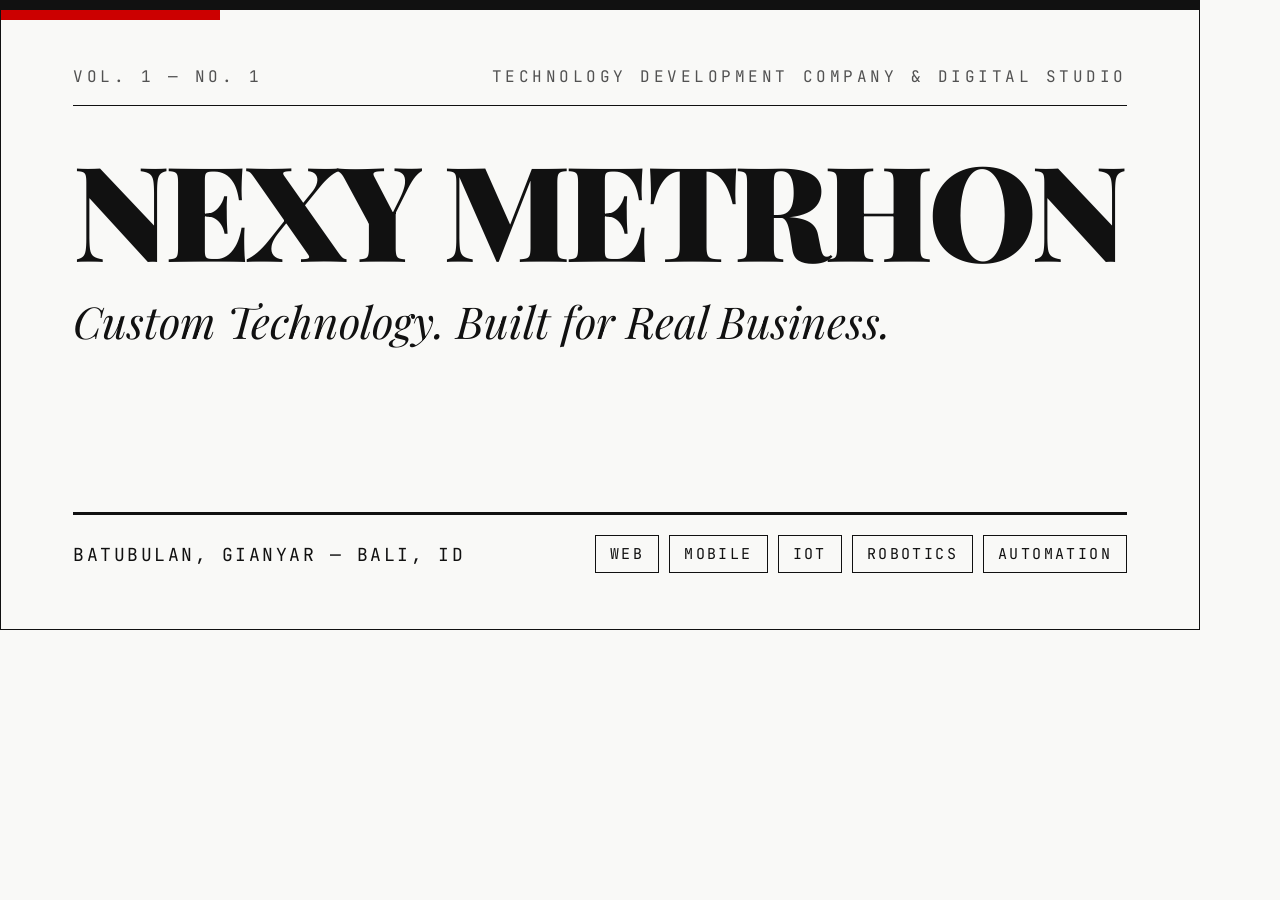
<file: assets/og-cover.html>
<!DOCTYPE html>
<html lang="id">
<head>
<meta charset="utf-8">
<style>
  *{margin:0;padding:0;box-sizing:border-box}
  html,body{width:1200px;height:630px;overflow:hidden}
  body{
    position:relative;background:#F9F9F7;color:#111111;
    font-family:'Lora',Georgia,serif;
  }
  .toprule{position:absolute;top:0;left:0;right:0;height:10px;background:#111111}
  .redsquare{position:absolute;top:10px;left:0;width:220px;height:10px;background:#CC0000}
  .inner{position:absolute;inset:10px 0 0 0;border:1px solid #111111;border-top:0;padding:56px 72px;display:flex;flex-direction:column}
  .meta{display:flex;justify-content:space-between;font-family:'JetBrains Mono','Courier New',monospace;
    font-size:16px;letter-spacing:.22em;text-transform:uppercase;color:#525252;
    border-bottom:1px solid #111111;padding-bottom:18px}
  h1{font-family:'Playfair Display','Times New Roman',serif;font-weight:900;
    font-size:132px;line-height:.9;letter-spacing:-.035em;margin-top:42px}
  .tag{font-family:'Playfair Display','Times New Roman',serif;font-style:italic;font-weight:400;
    font-size:44px;line-height:1.1;margin-top:30px;max-width:900px}
  .spacer{flex:1}
  .bottom{display:flex;justify-content:space-between;align-items:center;gap:24px;
    border-top:3px solid #111111;padding-top:20px;
    font-family:'JetBrains Mono','Courier New',monospace;font-size:18px;letter-spacing:.14em;text-transform:uppercase;color:#111111}
  .tags{display:flex;gap:10px}
  .tag-chip{border:1px solid #111111;padding:8px 14px;font-size:15px;letter-spacing:.16em}
</style>
<link rel="stylesheet" href="https://fonts.googleapis.com/css2?family=JetBrains+Mono:wght@400;500&family=Lora:ital,wght@0,400;1,400&family=Playfair+Display:ital,wght@0,400;0,700;0,900;1,400&display=swap">
</head>
<body>
  <div class="toprule"></div>
  <div class="redsquare"></div>
  <div class="inner">
    <div class="meta">
      <span>Vol. 1 — No. 1</span>
      <span>Technology Development Company &amp; Digital Studio</span>
    </div>

    <h1>NEXY METRHON</h1>
    <p class="tag">Custom Technology. Built for Real Business.</p>

    <div class="spacer"></div>

    <div class="bottom">
      <span>Batubulan, Gianyar — Bali, ID</span>
      <div class="tags">
        <span class="tag-chip">Web</span>
        <span class="tag-chip">Mobile</span>
        <span class="tag-chip">IoT</span>
        <span class="tag-chip">Robotics</span>
        <span class="tag-chip">Automation</span>
      </div>
    </div>
  </div>
</body>
</html>
</file>
<file: assets/style.css>
/* ==========================================================================
   NEXY METRHON — "Newsprint" design system
   Implementation of Desain.md. Single palette, light mode only, sharp corners.
   Shared by /index.html (ID) and /en/index.html (EN).
   ========================================================================== */

/* --------------------------------------------------------------------------
   1. Design tokens (the DNA)
   -------------------------------------------------------------------------- */
:root{
  /* Colors — single palette */
  --bg:#F9F9F7;          /* Newsprint off-white */
  --ink:#111111;         /* Ink black */
  --muted:#E5E5E0;       /* Divider grey */
  --accent:#CC0000;      /* Editorial red */
  --border:#111111;      /* Structural border */

  --n100:#F5F5F5;
  --n200:#E5E5E5;
  --n400:#A3A3A3;
  --n500:#737373;
  --n600:#525252;
  --n700:#404040;

  /* Layout */
  --container:1280px;
  --gutter:16px;
  --nav-h:52px;

  /* Typography */
  --serif:'Playfair Display','Times New Roman',Times,serif;
  --body:'Lora',Georgia,'Times New Roman',serif;
  --sans:'Inter','Helvetica Neue',Helvetica,Arial,sans-serif;
  --mono:'JetBrains Mono','Courier New',Courier,monospace;

  /* Motion — fast, snappy, mechanical */
  --t:200ms ease-out;
}

/* --------------------------------------------------------------------------
   2. Reset & base
   -------------------------------------------------------------------------- */
*,*::before,*::after{box-sizing:border-box;margin:0;padding:0}
html{scroll-behavior:smooth;-webkit-text-size-adjust:100%}

body{
  background-color:var(--bg);
  color:var(--ink);
  font-family:var(--body);
  font-size:1.0625rem;
  line-height:1.625;
  overflow-x:clip;
  -webkit-font-smoothing:antialiased;
  text-rendering:optimizeLegibility;
}

img,svg{display:block;max-width:100%}
a{color:inherit;text-decoration:none}
ul,ol{list-style:none}
button,input,textarea,select{font:inherit;color:inherit}
button{background:none;border:0;cursor:pointer}

h1,h2,h3,h4,h5{font-family:var(--serif);font-weight:900;line-height:1.05;letter-spacing:-.02em;color:var(--ink)}
strong,b{font-weight:600}
em{font-style:italic}

:focus-visible{outline:2px solid var(--ink);outline-offset:3px}
::selection{background:var(--accent);color:#fff}

/* --------------------------------------------------------------------------
   3. Layout primitives
   -------------------------------------------------------------------------- */
.container{width:min(calc(100% - (var(--gutter) * 2)),var(--container));margin-inline:auto}

.visually-hidden{position:absolute;width:1px;height:1px;padding:0;margin:-1px;overflow:hidden;clip:rect(0 0 0 0);white-space:nowrap;border:0}

.skip-link{position:absolute;left:16px;top:-90px;z-index:200;background:var(--ink);color:var(--bg);
  font-family:var(--sans);font-size:.8rem;font-weight:600;letter-spacing:.04em;padding:12px 18px;transition:top var(--t)}
.skip-link:focus{top:12px}

/* Collapsed newspaper grid: container draws top/left, cells draw right/bottom */
.bgrid{border-top:1px solid var(--border);border-left:1px solid var(--border)}
.bgrid > *{border-right:1px solid var(--border);border-bottom:1px solid var(--border)}

/* Responsive column counts */
.cols-1{display:grid;grid-template-columns:1fr}
.cols-1-2-3,.cols-2-4{display:grid;grid-template-columns:1fr}
@media (min-width:640px){ .cols-2-4{grid-template-columns:repeat(2,1fr)} .cols-1-2-3{grid-template-columns:repeat(2,1fr)} }
@media (min-width:1024px){ .cols-2-4{grid-template-columns:repeat(4,1fr)} .cols-1-2-3{grid-template-columns:repeat(3,1fr)} }

/* --------------------------------------------------------------------------
   4. Utilities (from Desain.md)
   -------------------------------------------------------------------------- */
.sharp-corners{border-radius:0!important}
.is-hidden{display:none!important}

.hard-shadow-hover{transition:box-shadow var(--t),transform var(--t),background var(--t)}
.hard-shadow-hover:hover{box-shadow:1px 1px 0 0 var(--ink);transform:translate(-1px,-1px)}

.text-justify{text-align:justify;text-justify:inter-word;hyphens:auto}

.kicker{display:inline-flex;align-items:center;gap:10px;font-family:var(--mono);
  font-size:.7rem;font-weight:500;letter-spacing:.22em;text-transform:uppercase;color:var(--n600)}
.kicker::before{content:"";width:9px;height:9px;background:var(--accent);flex:none}

/* Section  ------------------------------------------------------------------ */
.section{padding:clamp(52px,8vw,104px) 0;scroll-margin-top:calc(var(--nav-h) + 14px)}
.section + .section{border-top:1px solid var(--border)}
.section--tint{background:var(--n100)}

.section-head{display:grid;gap:14px;padding-bottom:clamp(26px,4vw,44px)}
.section-title{font-size:clamp(1.85rem,4vw,2.9rem)}
.section-title--xl{font-size:clamp(2.1rem,5.2vw,3.6rem);line-height:1}
.section-lead{font-size:1.02rem;max-width:62ch;color:var(--n600)}
@media (min-width:1024px){
  .section-head--split{grid-template-columns:minmax(0,5fr) minmax(0,7fr);align-items:end;gap:32px}
}

/* Ornamental divider */
.ornament{text-align:center;font-family:var(--serif);font-size:1.35rem;letter-spacing:1em;
  color:var(--n400);padding:26px 0;border-top:1px solid var(--muted)}

/* --------------------------------------------------------------------------
   5. Buttons
   -------------------------------------------------------------------------- */
.btn{
  display:inline-flex;align-items:center;justify-content:center;gap:10px;
  min-height:46px;padding:0 22px;border:1px solid var(--ink);background:transparent;color:var(--ink);
  font-family:var(--sans);font-size:.76rem;font-weight:600;letter-spacing:.16em;
  text-transform:uppercase;white-space:nowrap;cursor:pointer;
  transition:background var(--t),color var(--t),border-color var(--t),box-shadow var(--t),transform var(--t);
}
.btn-primary{background:var(--ink);color:var(--bg);border-color:var(--ink)}
.btn-primary:hover{background:transparent;color:var(--ink)}
.btn-secondary{background:transparent;color:var(--ink)}
.btn-secondary:hover{background:var(--ink);color:var(--bg)}
.btn-accent{background:var(--accent);color:#fff;border-color:var(--accent)}
.btn-accent:hover{background:var(--ink);border-color:var(--ink);color:var(--bg)}
.btn-block{width:100%}
@media (min-width:768px){.btn-block{width:auto}}

/* Text link with red underline on hover */
.link-red{text-decoration:underline;text-underline-offset:4px;text-decoration-thickness:2px;
  text-decoration-color:transparent;transition:text-decoration-color var(--t),color var(--t)}
.link-red:hover{text-decoration-color:var(--accent)}

/* --------------------------------------------------------------------------
   6. Header — masthead
   -------------------------------------------------------------------------- */
.topbar{background:var(--ink);color:var(--bg)}
.topbar-inner{display:flex;align-items:center;justify-content:space-between;gap:14px;
  padding:7px 0;font-family:var(--mono);font-size:.6rem;letter-spacing:.16em;text-transform:uppercase}
.topbar-mid{display:none}
@media (min-width:768px){
  .topbar-inner{font-size:.64rem}
  .topbar-mid{display:block}
}

.masthead{background:var(--bg);border-bottom:3px solid var(--ink)}
.masthead-inner{padding:clamp(20px,4vw,34px) 0;text-align:center}
.brand{display:inline-block;font-family:var(--serif);font-weight:900;
  font-size:clamp(2.4rem,9vw,5.4rem);line-height:.9;letter-spacing:-.035em}
.brand:hover{color:var(--accent)}
.brand-sub{margin-top:12px;font-family:var(--mono);font-size:clamp(.58rem,1.6vw,.7rem);
  letter-spacing:.26em;text-transform:uppercase;color:var(--n500)}

/* Sticky navigation */
.mainnav{position:sticky;top:0;z-index:40;background:var(--bg);border-bottom:1px solid var(--ink)}
.mainnav-inner{display:flex;align-items:center;justify-content:space-between;gap:16px;min-height:var(--nav-h)}
.nav-brand{font-family:var(--serif);font-weight:900;font-size:1.05rem;letter-spacing:-.01em;transition:color var(--t)}
.nav-brand:hover{color:var(--accent)}

.nav-toggle{display:inline-flex;flex-direction:column;align-items:center;justify-content:center;gap:5px;
  width:44px;height:44px;min-width:44px;border:1px solid var(--ink);transition:background var(--t)}
.nav-toggle span{display:block;width:18px;height:2px;background:var(--ink);transition:transform var(--t),opacity var(--t)}
.nav-toggle:hover{background:var(--ink)}
.nav-toggle:hover span{background:var(--bg)}
.nav-toggle[aria-expanded="true"] span:nth-child(1){transform:translateY(7px) rotate(45deg)}
.nav-toggle[aria-expanded="true"] span:nth-child(2){opacity:0}
.nav-toggle[aria-expanded="true"] span:nth-child(3){transform:translateY(-7px) rotate(-45deg)}

.nav-menu{display:flex;flex-direction:column}
.nav-menu a.nav-link{font-family:var(--sans);font-size:.76rem;font-weight:600;letter-spacing:.14em;
  text-transform:uppercase;color:var(--n600);transition:color var(--t)}
.nav-menu a.nav-link:hover,.nav-menu a.nav-link.is-active{color:var(--accent)}

.lang-link{display:inline-flex;align-items:center;justify-content:center;min-height:34px;padding:0 12px;
  border:1px solid var(--ink);font-family:var(--mono);font-size:.68rem;font-weight:500;letter-spacing:.12em;
  transition:background var(--t),color var(--t)}
.lang-link:hover{background:var(--ink);color:var(--bg)}

/* Mobile nav panel */
@media (max-width:1023px){
  .nav-menu{position:fixed;left:0;right:0;top:calc(var(--nav-h) + 3px);background:var(--bg);
    border-bottom:3px solid var(--ink);padding:6px var(--gutter) 20px;
    opacity:0;visibility:hidden;pointer-events:none;transform:translateY(-8px);
    transition:opacity var(--t),transform var(--t),visibility var(--t)}
  .nav-menu.is-open{opacity:1;visibility:visible;pointer-events:auto;transform:translateY(0)}
  .nav-menu a.nav-link{min-height:52px;display:flex;align-items:center;border-bottom:1px solid var(--muted);font-size:.88rem}
  .nav-menu .lang-link{margin-top:16px;align-self:flex-start;min-height:44px}
  .nav-menu a.nav-link.is-active{color:var(--accent)}
}
@media (min-width:1024px){
  .nav-toggle{display:none}
  .nav-menu{position:static;flex-direction:row;align-items:center;gap:26px;opacity:1;visibility:visible;pointer-events:auto;transform:none;padding:0;border:0}
  .nav-menu li{display:flex;align-items:center}
}

/* --------------------------------------------------------------------------
   7. Ticker (marquee)
   -------------------------------------------------------------------------- */
.ticker{background:var(--ink);color:var(--bg);overflow:hidden;border-bottom:1px solid var(--ink)}
.ticker-track{display:flex;width:max-content;animation:marquee 38s linear infinite}
.ticker-group{display:flex;flex:none}
.ticker:hover .ticker-track{animation-play-state:paused}
.ticker-item{display:inline-flex;align-items:center;gap:18px;padding:11px 22px;
  font-family:var(--mono);font-size:.72rem;letter-spacing:.2em;text-transform:uppercase;white-space:nowrap}
.ticker-item::after{content:"✳";color:var(--accent);font-size:.9rem;letter-spacing:0}
.ticker-item:nth-child(even)::after{color:var(--bg)}
@keyframes marquee{from{transform:translateX(0)}to{transform:translateX(-50%)}}

/* --------------------------------------------------------------------------
   8. Hero
   -------------------------------------------------------------------------- */
.hero{padding:clamp(38px,6vw,72px) 0 0}
.hero-grid{display:grid;gap:clamp(32px,5vw,56px)}
@media (min-width:1024px){
  .hero-grid{grid-template-columns:minmax(0,8fr) minmax(0,4fr);gap:0;border-left:1px solid var(--border)}
  .hero-main{padding-right:clamp(24px,3vw,44px)}
  .hero-aside{border-left:1px solid var(--border);padding-left:clamp(24px,3vw,40px)}
}
.hero-kicker{margin-bottom:clamp(20px,3vw,30px)}
.hero h1{font-size:clamp(2.5rem,7.6vw,6.4rem);line-height:.94;letter-spacing:-.035em}
.hero h1 em{font-style:italic}
.hero-lead{margin-top:clamp(18px,2.5vw,26px);font-size:clamp(1rem,1.6vw,1.15rem);max-width:58ch;color:var(--n700)}
.hero-cta{display:flex;flex-wrap:wrap;gap:12px;margin-top:clamp(24px,3.5vw,36px)}
.hero-note{margin-top:22px;font-family:var(--mono);font-size:.68rem;letter-spacing:.14em;text-transform:uppercase;color:var(--n500)}

/* Hero aside index panel */
.index{border:1px solid var(--border);background:var(--bg)}
.index-head{display:flex;align-items:center;justify-content:space-between;gap:12px;padding:13px 16px;
  border-bottom:1px solid var(--border);font-family:var(--mono);font-size:.66rem;letter-spacing:.18em;text-transform:uppercase;color:var(--n600)}
.index-head b{color:var(--ink)}
.index-live{display:inline-flex;align-items:center;gap:8px}
.index-live::before{content:"";width:8px;height:8px;background:var(--accent);animation:blink 1.6s steps(1) infinite}
@keyframes blink{50%{opacity:.25}}
.index-row{display:grid;grid-template-columns:auto 1fr;gap:14px;padding:15px 16px;border-bottom:1px solid var(--muted);transition:background var(--t)}
.index-row:hover{background:var(--n100)}
.index-num{font-family:var(--mono);font-size:.78rem;font-weight:500;color:var(--accent);padding-top:2px}
.index-row h3{font-family:var(--serif);font-size:1.12rem;line-height:1.15}
.index-row p{font-size:.82rem;color:var(--n500);margin-top:4px;font-family:var(--sans)}
.index-foot{display:flex;align-items:center;justify-content:space-between;gap:12px;padding:13px 16px;
  font-family:var(--mono);font-size:.64rem;letter-spacing:.14em;text-transform:uppercase;color:var(--n500);background:var(--n100)}
.index-foot b{color:var(--ink)}

/* --------------------------------------------------------------------------
   9. About
   -------------------------------------------------------------------------- */
.about-grid{display:grid;gap:clamp(26px,4vw,56px)}
@media (min-width:1024px){.about-grid{grid-template-columns:minmax(0,5fr) minmax(0,7fr)}}
.about-title{font-size:clamp(1.9rem,4.4vw,3.1rem);line-height:1;margin-top:6px}
.about-copy{display:flex;flex-direction:column;gap:16px;max-width:66ch}
.about-copy p:first-child::first-letter{
  font-family:var(--serif);font-weight:900;font-size:3.9em;line-height:.72;
  float:left;padding:6px 14px 0 0;color:var(--ink);
}
.facts{margin-top:clamp(28px,4vw,40px);display:grid;grid-template-columns:1fr}
@media (min-width:520px){.facts{grid-template-columns:repeat(3,1fr)}}
.fact{padding:18px 20px}
.fact-num{font-family:var(--mono);font-size:1.35rem;font-weight:500;letter-spacing:-.01em}
.fact-label{margin-top:8px;font-family:var(--mono);font-size:.64rem;letter-spacing:.16em;text-transform:uppercase;color:var(--n500)}

/* --------------------------------------------------------------------------
   10. Founder
   -------------------------------------------------------------------------- */
.founder-grid{display:grid;gap:clamp(28px,4vw,56px)}
@media (min-width:1024px){.founder-grid{grid-template-columns:minmax(0,4fr) minmax(0,8fr)}}
.portrait{border:1px solid var(--border)}
.portrait-media{position:relative;aspect-ratio:4/5;background:var(--n100);overflow:hidden;
  display:flex;align-items:center;justify-content:center}

.portrait-mono{position:relative;z-index:1;font-family:var(--serif);font-weight:900;font-size:clamp(3.2rem,9vw,5rem);
  letter-spacing:-.04em;color:var(--ink);mix-blend-mode:multiply}
.portrait-cap{padding:12px 14px;border-top:1px solid var(--border);font-family:var(--mono);
  font-size:.66rem;letter-spacing:.1em;text-transform:uppercase;color:var(--n500)}
.founder-name{font-size:clamp(1.9rem,4.4vw,3rem);line-height:1;margin-top:8px}
.founder-role{margin-top:12px;font-family:var(--mono);font-size:.72rem;letter-spacing:.16em;text-transform:uppercase;color:var(--accent)}
.founder-copy{margin-top:22px;display:flex;flex-direction:column;gap:14px;max-width:64ch}
.quote{margin-top:28px;padding:22px 0 22px 24px;border-left:4px solid var(--accent)}
.quote p{font-family:var(--serif);font-size:clamp(1.25rem,2.6vw,1.7rem);font-style:italic;line-height:1.3;color:var(--ink)}
.quote cite{display:block;margin-top:12px;font-style:normal;font-family:var(--mono);font-size:.66rem;
  letter-spacing:.16em;text-transform:uppercase;color:var(--n500)}

/* --------------------------------------------------------------------------
   11. Service / feature grids (collapsed borders)
   -------------------------------------------------------------------------- */
.cell{padding:clamp(22px,3vw,34px);background:var(--bg);transition:background var(--t)}
.cell:hover{background:var(--n100)}
.cell-num{font-family:var(--mono);font-size:.72rem;font-weight:500;letter-spacing:.16em;color:var(--accent)}
.cell h3{font-size:clamp(1.18rem,2vw,1.42rem);margin-top:12px;line-height:1.15}
.cell p{margin-top:12px;font-size:.94rem;color:var(--n600)}
.features{margin-top:18px;padding-top:14px;border-top:1px dashed var(--n400);display:flex;flex-wrap:wrap;gap:8px}
.chip{font-family:var(--mono);font-size:.64rem;letter-spacing:.06em;text-transform:uppercase;
  border:1px solid var(--border);padding:5px 9px;color:var(--n700)}

.cell--invert{background:var(--ink);color:var(--bg)}
.cell--invert:hover{background:#000}
.cell--invert h3{color:var(--bg)}
.cell--invert p{color:var(--n400)}
.cell--invert .cell-num{color:#fff}
.cell--invert .btn{border-color:var(--bg);color:var(--bg)}
.cell--invert .btn:hover{background:var(--bg);color:var(--ink)}

/* Full-width band spanning every column of a collapsed grid */
.cell--wide{grid-column:1/-1}

/* Philosophy — 5 steps */
.cols-philosophy{display:grid;grid-template-columns:1fr}
@media (min-width:640px){
  .cols-philosophy{grid-template-columns:repeat(2,1fr)}
  .cols-philosophy > :last-child:nth-child(odd){grid-column:1/-1}
}
@media (min-width:1024px){
  .cols-philosophy{grid-template-columns:repeat(5,1fr)}
  .cols-philosophy > :last-child:nth-child(odd){grid-column:auto}
}

/* --------------------------------------------------------------------------
   12. Portfolio
   -------------------------------------------------------------------------- */
.portrait-img{width:100%;height:100%;display:block;object-fit:cover;object-position:center;
  filter:grayscale(1);transition:filter var(--t)}
.portrait:hover .portrait-img{filter:grayscale(.3) sepia(.4)}

/* --------------------------------------------------------------------------
   13. Expertise
   -------------------------------------------------------------------------- */
.insight{display:flex;flex-direction:column;justify-content:space-between;gap:20px;background:var(--ink);color:var(--bg)}
.insight:hover{background:#000}
.insight .cell-num{color:var(--accent)}
.insight h3{color:var(--bg);font-size:clamp(1.3rem,2.4vw,1.7rem);margin-top:12px}
.insight p{color:var(--n400)}
.insight .arrow{font-family:var(--mono);font-size:1.4rem;color:var(--accent)}
.expertise .cell h3{margin-top:16px}

/* --------------------------------------------------------------------------
   14. Philosophy (inverted)
   -------------------------------------------------------------------------- */
.philosophy{background:var(--ink);color:var(--bg);border-top:1px solid var(--ink)}
.philosophy .kicker{color:var(--n400)}
.philosophy .section-title{color:var(--bg)}
.philosophy .section-lead{color:var(--n400)}
.philosophy .bgrid{border-color:#333}
.philosophy .bgrid > *{border-color:#333}
.step{padding:clamp(22px,3vw,32px);transition:background var(--t)}
.step:hover{background:#1a1a1a}
.step-num{display:inline-flex;align-items:center;justify-content:center;width:36px;height:36px;
  background:var(--accent);color:#fff;font-family:var(--mono);font-size:.8rem;font-weight:500}
.step h3{color:var(--bg);font-size:1.4rem;margin-top:16px}
.step p{color:var(--n400);margin-top:10px;font-size:.9rem}

/* --------------------------------------------------------------------------
   15. Industries
   -------------------------------------------------------------------------- */
.industry-list{display:flex;flex-wrap:wrap;gap:0;border-top:1px solid var(--border);border-left:1px solid var(--border)}
.industry{flex:1 1 auto;min-width:180px;padding:16px 18px;border-right:1px solid var(--border);border-bottom:1px solid var(--border);
  font-family:var(--sans);font-size:.85rem;font-weight:600;letter-spacing:.04em;transition:background var(--t),color var(--t)}
.industry:hover{background:var(--ink);color:var(--bg)}

/* --------------------------------------------------------------------------
   16. Location
   -------------------------------------------------------------------------- */
.location-grid{display:grid;gap:clamp(26px,4vw,56px)}
@media (min-width:1024px){.location-grid{grid-template-columns:minmax(0,7fr) minmax(0,5fr)}}
.place{font-family:var(--mono);font-size:.7rem;letter-spacing:.2em;text-transform:uppercase;color:var(--n500)}
.location-address{font-size:clamp(1.9rem,4.6vw,3.2rem);line-height:1.05;margin-top:12px}
.location-copy{margin-top:18px;max-width:60ch;color:var(--n600)}
.mapbox{border:1px solid var(--border);position:relative;overflow:hidden;background:var(--n100);aspect-ratio:16/10;display:flex;align-items:center;justify-content:center;text-align:center;padding:clamp(14px,3vw,24px)}
.map-text{display:flex;flex-direction:column;gap:8px;align-items:center;justify-content:center}
.map-title{font-family:var(--mono);font-size:.8rem;letter-spacing:.18em;text-transform:uppercase}
.map-sub{font-family:var(--mono);font-size:.66rem;letter-spacing:.14em;text-transform:uppercase;color:var(--n500)}
.mapbox-cap{padding:12px 14px;border-top:1px solid var(--border);font-family:var(--mono);font-size:.64rem;
  letter-spacing:.1em;text-transform:uppercase;color:var(--n500)}

/* --------------------------------------------------------------------------
   17. Contact
   -------------------------------------------------------------------------- */
.contact-box{border:3px solid var(--ink);padding:clamp(26px,4vw,56px);display:grid;gap:clamp(28px,4vw,56px)}
@media (min-width:1024px){.contact-box{grid-template-columns:minmax(0,6fr) minmax(0,6fr)}}
.contact-box h2{font-size:clamp(1.9rem,4.6vw,3.2rem);line-height:1.02}
.contact-copy{margin-top:18px;max-width:46ch;color:var(--n600)}
.contact-actions{display:flex;flex-wrap:wrap;gap:12px;margin-top:28px}
.contact-actions .btn{flex:1 1 auto}
@media (min-width:768px){.contact-actions .btn{flex:0 0 auto}}
.contact-list{border-top:1px solid var(--border)}
.contact-item{display:flex;align-items:center;justify-content:space-between;gap:16px;padding:16px 2px;
  border-bottom:1px solid var(--border);transition:background var(--t),padding var(--t)}
.contact-item:hover{background:var(--n100);padding-left:12px;padding-right:12px}
.ci-label{font-family:var(--mono);font-size:.66rem;letter-spacing:.16em;text-transform:uppercase;color:var(--n500);flex:none}
.ci-value{font-family:var(--sans);font-size:.92rem;font-weight:600;text-align:right;word-break:break-word;transition:color var(--t)}
.contact-item:hover .ci-value{color:var(--accent)}
@media (max-width:520px){
  .contact-item{flex-direction:column;align-items:flex-start;gap:4px}
  .ci-value{text-align:left}
}

/* --------------------------------------------------------------------------
   18. Footer
   -------------------------------------------------------------------------- */
.footer{border-top:3px solid var(--ink);padding:clamp(36px,5vw,56px) 0 28px;margin-top:0}
.footer-grid{display:grid;gap:clamp(24px,3vw,40px)}
@media (min-width:768px){.footer-grid{grid-template-columns:repeat(2,1fr)}}
@media (min-width:1024px){.footer-grid{grid-template-columns:minmax(0,5fr) repeat(3,minmax(0,2fr));gap:32px}}
.footer-brand{font-family:var(--serif);font-weight:900;font-size:clamp(1.6rem,4vw,2.4rem);letter-spacing:-.02em}
.footer-tag{margin-top:10px;font-family:var(--mono);font-size:.66rem;letter-spacing:.16em;text-transform:uppercase;color:var(--n500);max-width:34ch}
.footer-col h4{font-family:var(--mono);font-size:.64rem;letter-spacing:.18em;text-transform:uppercase;color:var(--n500);font-weight:500;padding-bottom:12px;border-bottom:1px solid var(--border)}
.footer-col ul{margin-top:12px;display:flex;flex-direction:column;gap:9px}
.footer-col a,.footer-col li{font-size:.86rem;color:var(--n700)}
.footer-col a:hover{color:var(--accent)}
.footer-bottom{margin-top:clamp(28px,4vw,44px);padding-top:20px;border-top:1px solid var(--muted);
  display:flex;justify-content:space-between;gap:12px;flex-wrap:wrap;
  font-family:var(--mono);font-size:.64rem;letter-spacing:.1em;text-transform:uppercase;color:var(--n500)}

/* --------------------------------------------------------------------------
   19. Reveal animation
   -------------------------------------------------------------------------- */
.reveal{transition:opacity 420ms ease-out,transform 420ms ease-out}
.js .reveal{opacity:0;transform:translateY(16px)}
.js .reveal.is-visible{opacity:1;transform:none}
.reveal[data-delay="1"]{transition-delay:70ms}
.reveal[data-delay="2"]{transition-delay:140ms}
.reveal[data-delay="3"]{transition-delay:210ms}
.reveal[data-delay="4"]{transition-delay:280ms}

/* --------------------------------------------------------------------------
   20. Motion preferences
   -------------------------------------------------------------------------- */
@media (prefers-reduced-motion:reduce){
  html{scroll-behavior:auto}
  *,*::before,*::after{animation:none!important;transition:none!important}
  .js .reveal{opacity:1;transform:none}
  .ticker-track{animation:none;width:100%}
  .ticker-group+.ticker-group{display:none}
}

/* --------------------------------------------------------------------------
   21. Print
   -------------------------------------------------------------------------- */
@media print{
  .mainnav,.ticker,.skip-link,.hero-cta,.filters{display:none}
  body{background:#fff}
}
</file>
